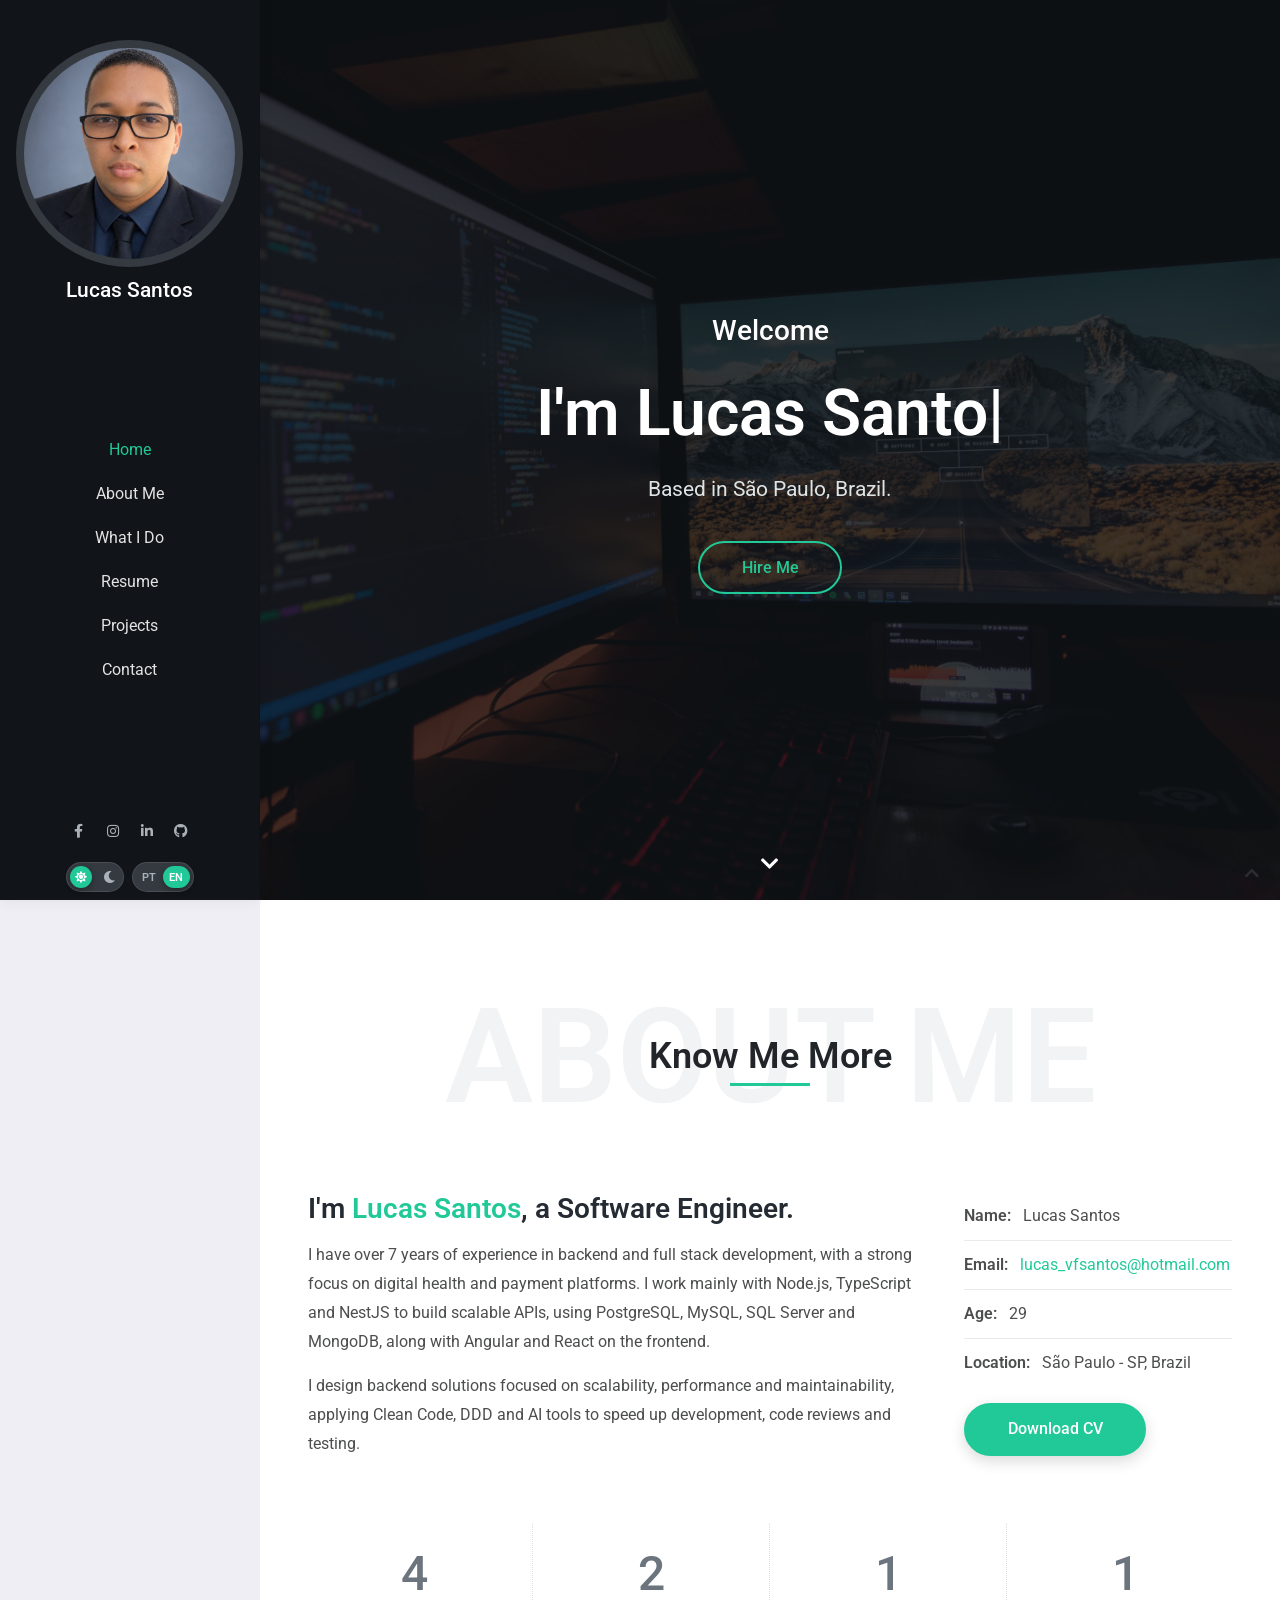
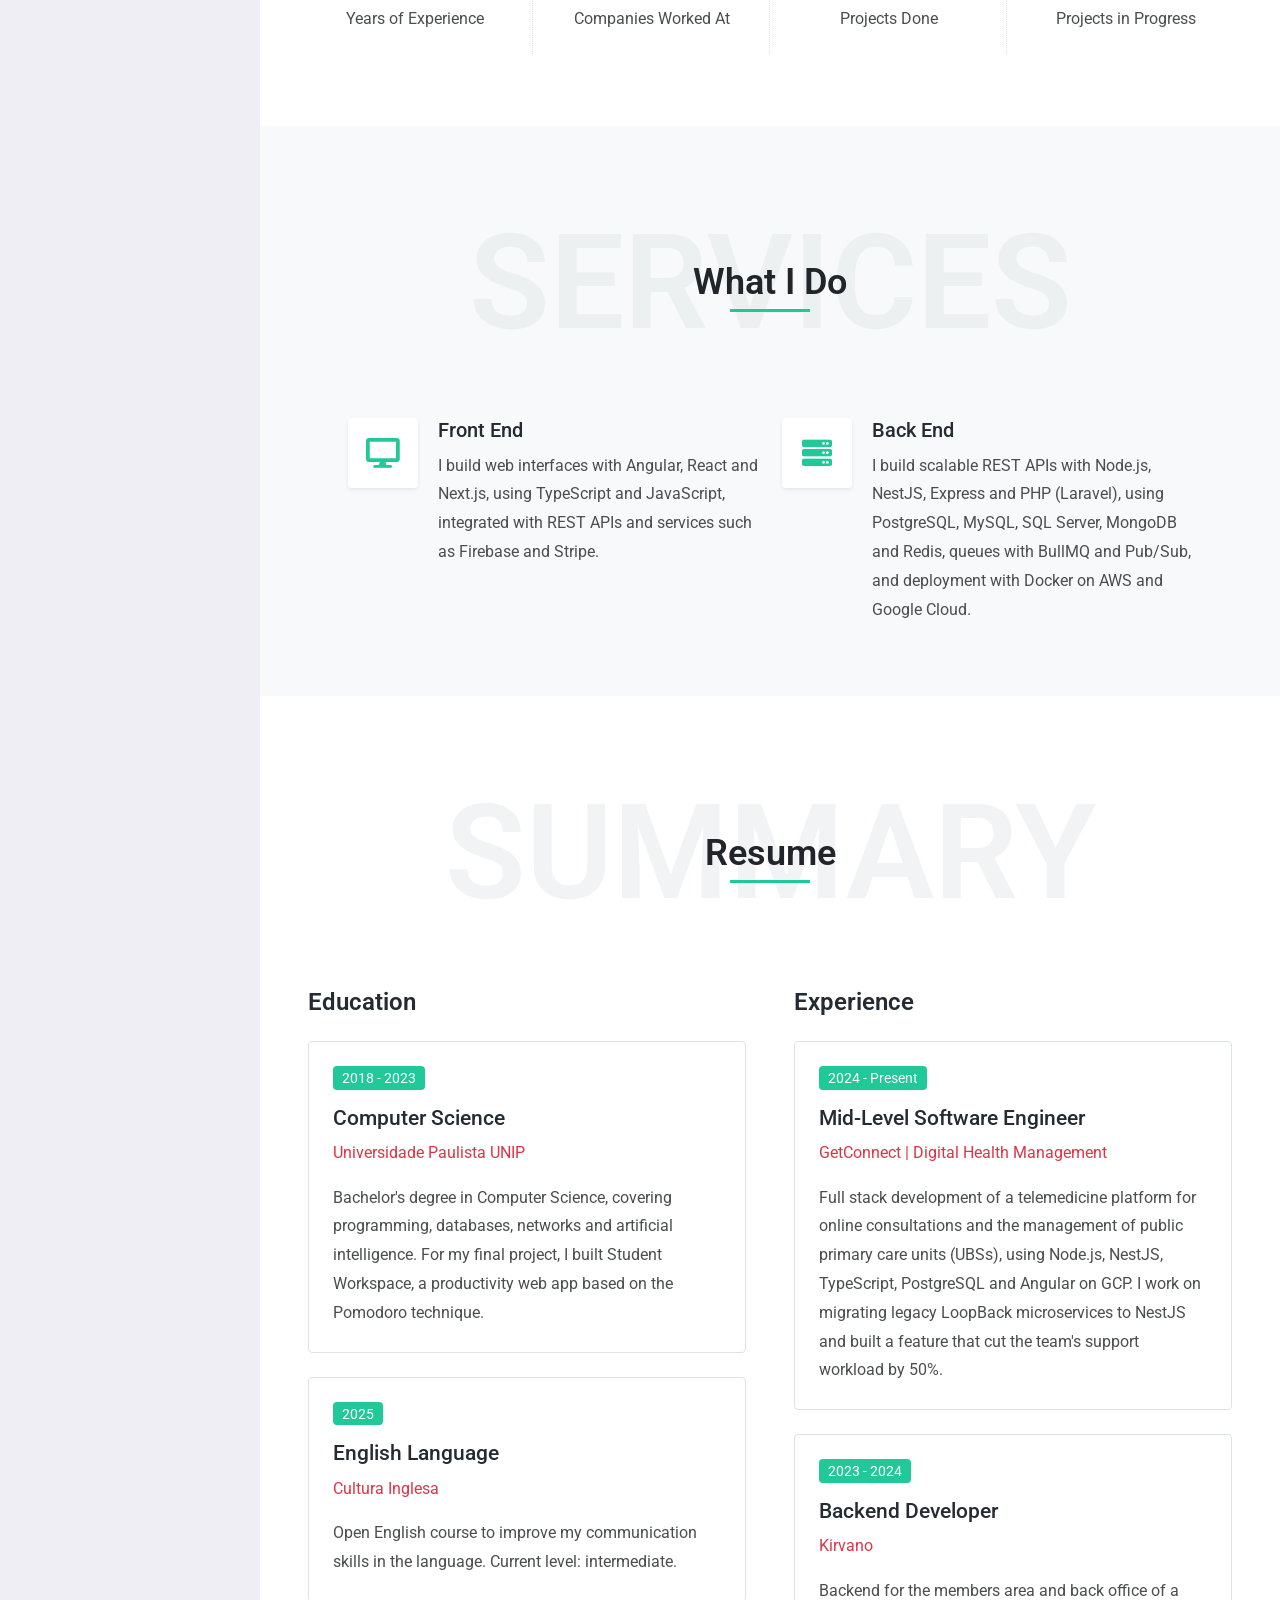
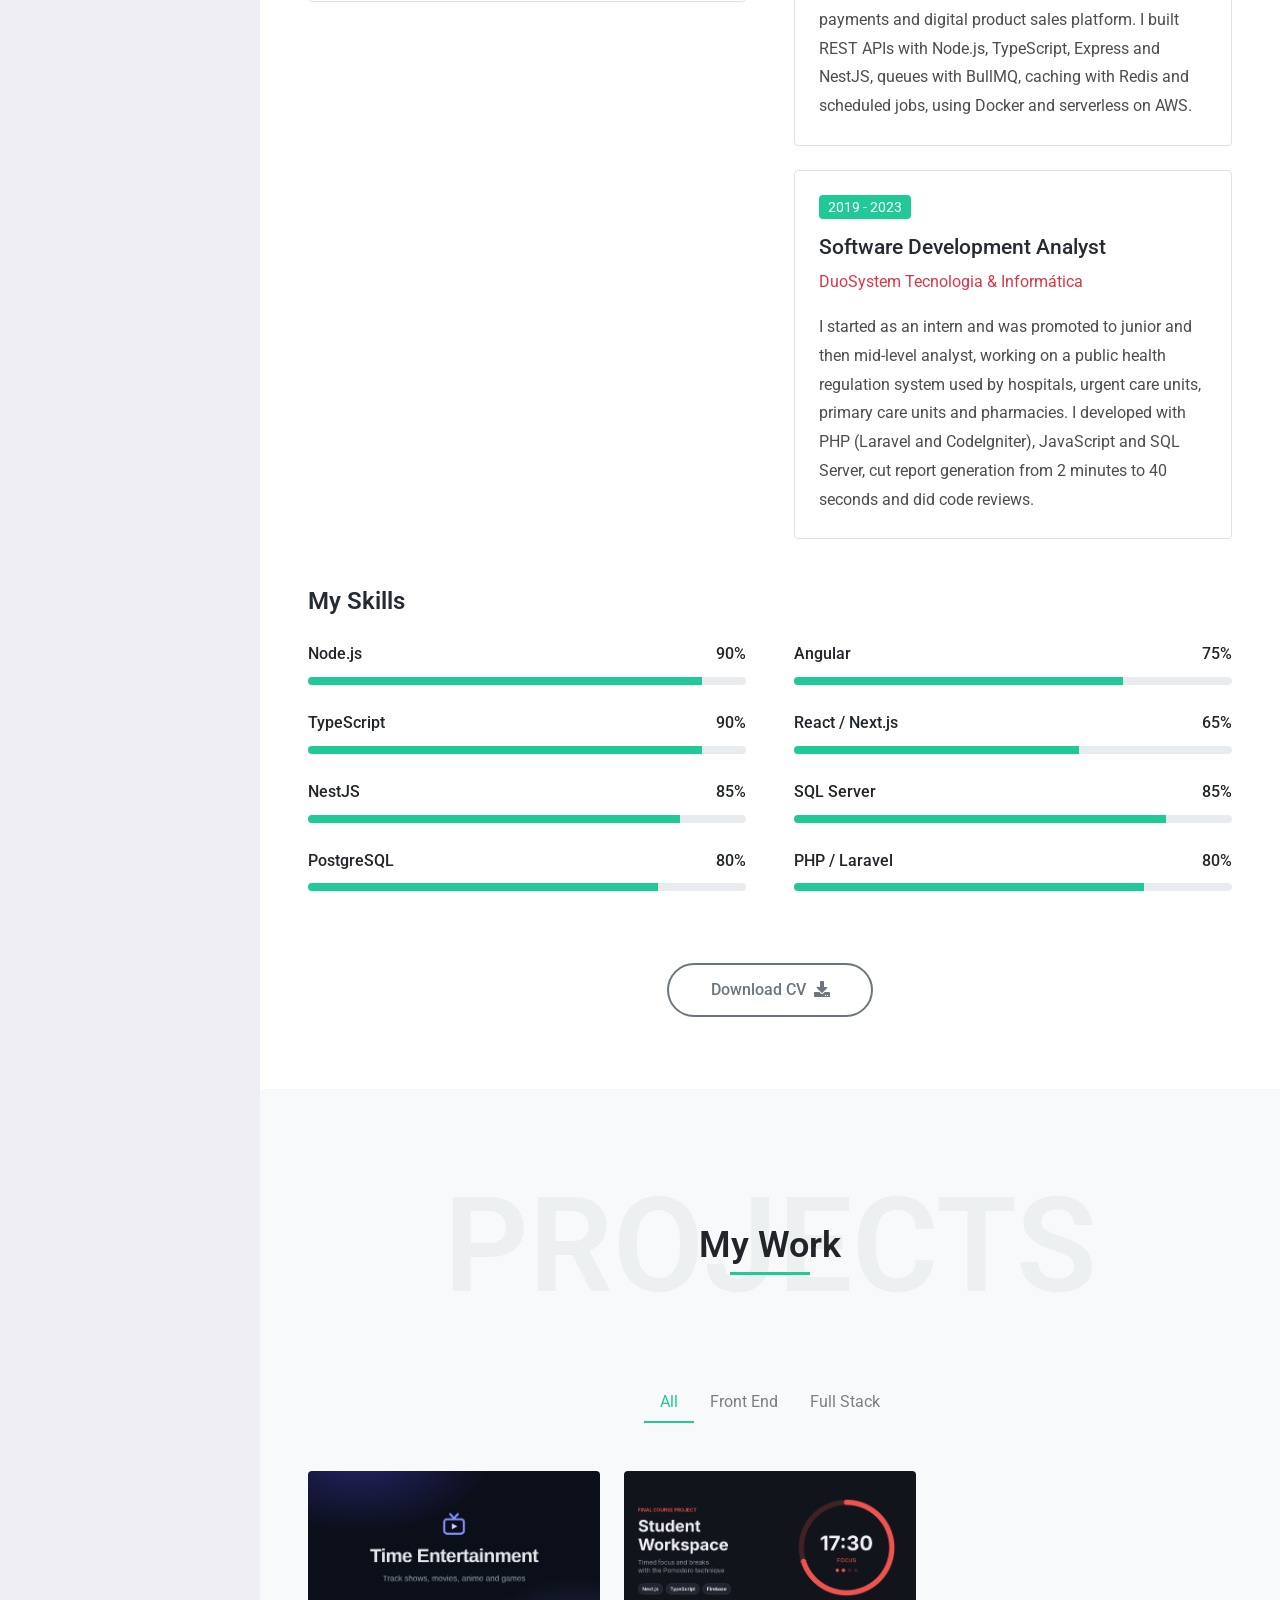
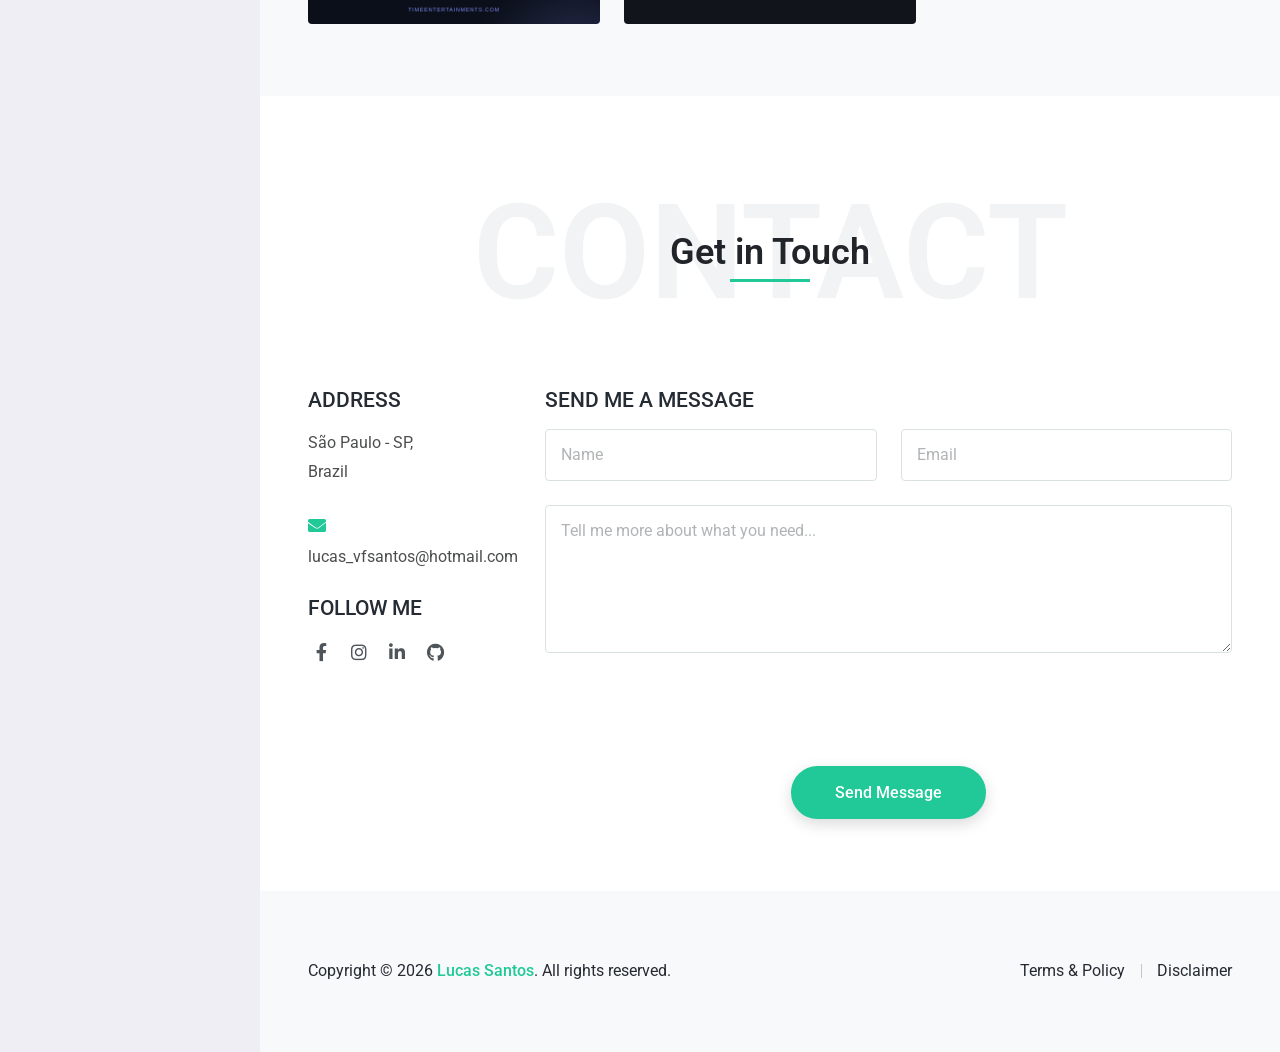
<file: index.html>
<!DOCTYPE html>
<html lang="pt-br">

<head>
    <meta charset="UTF-8">
    <meta http-equiv="X-UA-Compatible" content="IE=edge">
    <meta name="viewport" content="width=device-width, initial-scale=1.0">
    <meta name="description" content="Portfólio de Lucas Santos, Engenheiro de Software Backend e Full Stack em São Paulo."
        data-i18n-attr="content:meta.description">
    <meta name="author" content="Lucas Santos">
    <title data-i18n="meta.title">Lucas Santos | Engenheiro de Software</title>
    <!-- Aplica o tema (claro/escuro) e o idioma (português/inglês) antes da página ser desenhada -->
    <script>
        (function () {
            var root = document.documentElement;
            var theme = null;
            var lang = null;
            try {
                theme = localStorage.getItem('theme');
                lang = localStorage.getItem('lang');
            } catch (e) {}
            if (theme !== 'light' && theme !== 'dark') {
                theme = window.matchMedia && window.matchMedia('(prefers-color-scheme: dark)').matches ? 'dark' : 'light';
            }
            root.setAttribute('data-theme', theme);

            // Idioma: ?lang= no endereço > escolha salva > idioma do navegador (pt abre em português, qualquer outro em inglês)
            try {
                var param = new URLSearchParams(window.location.search).get('lang');
                if (param === 'pt' || param === 'en') {
                    lang = param;
                }
            } catch (e) {}
            if (lang !== 'pt' && lang !== 'en') {
                var browserLang = (navigator.languages && navigator.languages[0]) || navigator.language || '';
                lang = /^pt\b/i.test(browserLang) ? 'pt' : 'en';
            }
            root.setAttribute('data-lang', lang);
            root.setAttribute('lang', lang === 'en' ? 'en' : 'pt-br');
        })();
    </script>
    <link rel="shortcut icon" href="images/favicon.ico" type="image/x-icon">
    <link rel="preconnect" href="https://fonts.googleapis.com">
    <link rel="preconnect" href="https://fonts.gstatic.com" crossorigin>
    <link href="https://fonts.googleapis.com/css2?family=Roboto:wght@100;200;400;500;600&display=swap" rel="stylesheet">
    <!-- Bootstrap -->
    <link rel="stylesheet" type="text/css" href="vendor/bootstrap/css/bootstrap.min.css" />
    <!-- Font Awesome Icon -->
    <link rel="stylesheet" type="text/css" href="vendor/font-awesome/css/all.min.css" />
    <!-- Owl Carousel -->
    <link rel="stylesheet" type="text/css" href="vendor/owl.carousel/assets/owl.carousel.min.css" />
    <!-- Magnific Popup -->
    <link rel="stylesheet" type="text/css" href="vendor/magnific-popup/magnific-popup.min.css" />
    <!-- Custom Style -->
    <link rel="stylesheet" href="css/style.css">
</head>

<body class="side-header" data-bs-spy="scroll" data-bs-target="#header-nav" data-bs-offset="1">
    <!-- Inicio Preloader -->
    <div class="preloader">
        <div class="lds-ellipsis">
            <div></div>
            <div></div>
            <div></div>
            <div></div>
        </div>
    </div>
    <!-- Fim Preloader -->
    <!-- Inicio Main -->
    <div id="main-wrapper">
        <!-- Inicio Header -->
        <header id="header" class="sticky-top">
            <!-- Inicio Navbar -->
            <nav class="primary-menu navbar navbar-expand-lg bg-dark navbar-text-light border-bottom-0">
                <div class="container-fluid position-relative h-100 flex-lg-column ps-3 px-lg-3 pt-lg-3 pb-lg-2">
                    <!-- Inicio Logo -->
                    <a href="index.html" class="mb-lg-auto mt-lg-4">
                        <span class="bg-dark-2 rounded-pill p-2 mb-lg-1 d-none d-lg-inline-block">
                            <img src="images/profile.jpg" title="Eu sou o Lucas" alt="Foto do Lucas" data-i18n-attr="title:header.photoTitle, alt:header.photoAlt"
                                class="img-fluid rounded-pill d-block">
                        </span>
                        <h1 class="text-5 text-white text-center mb-0 d-lg-block">Lucas Santos</h1>
                    </a>
                    <!-- Fim Logo -->
                    <div id="header-nav" class="collapse navbar-collapse w-100 my-lg-auto">
                        <ul class="navbar-nav text-lg-center my-lg-auto py-lg-3">
                            <li class="nav-item">
                                <a class="nav-link smooth-scroll active" href="#home" data-i18n="nav.home">Introdução</a>
                            </li>
                            <li class="nav-item">
                                <a class="nav-link smooth-scroll" href="#about" data-i18n="nav.about">Sobre Eu</a>
                            </li>
                            <li class="nav-item">
                                <a class="nav-link smooth-scroll" href="#services" data-i18n="nav.services">O que eu faço</a>
                            </li>
                            <li class="nav-item">
                                <a class="nav-link smooth-scroll" href="#resume" data-i18n="nav.resume">Qualificações</a>
                            </li>
                            <li class="nav-item">
                                <a class="nav-link smooth-scroll" href="#projects" data-i18n="nav.projects">Projetos</a>
                            </li>
                            <!-- Oculto junto com a seção de depoimentos
                            <li class="nav-item">
                                <a class="nav-link smooth-scroll" href="#testimonial" data-i18n="nav.testimonial">Depoimentos</a>
                            </li>
                            -->
                            <li class="nav-item">
                                <a class="nav-link smooth-scroll" href="#contact" data-i18n="nav.contact">Contato</a>
                            </li>
                        </ul>
                    </div>
                    <ul class="social-icons social-icons-muted social-icons-sm mt-lg-auto ms-auto ms-lg-0 d-none d-sm-flex">
                        <li class="social-icons-facebook">
                            <a data-bs-toggle="tooltip" title="Facebook"
                                href="https://web.facebook.com/lucas.vinicius.79219754" target="_blank">
                                <i class="fab fa-facebook-f"></i>
                            </a>
                        </li>
                        <li class="social-icons-instagram">
                            <a data-bs-toggle="tooltip" title="Instagram"
                                href="https://www.instagram.com/luvinisantos/" target="_blank">
                                <i class="fab fa-instagram"></i>
                            </a>
                        </li>
                        <li class="social-icons-linkedin">
                            <a data-bs-toggle="tooltip" title="LinkedIn" data-bs-placement="top"
                                href="https://www.linkedin.com/in/lucas-vinicius-f-santos"
                                target="_blank">
                                <i class="fab fa-linkedin-in"></i>
                            </a>
                        </li>
                        <li class="social-icons-github">
                            <a data-bs-toggle="tooltip" title="GitHub" data-bs-placement="top"
                                href="https://github.com/Lucas-Vinicius27" target="_blank">
                                <i class="fab fa-github"></i>
                            </a>
                        </li>
                    </ul>
                    <!-- Inicio Botões de Tema e Idioma -->
                    <div class="header-switches d-flex align-items-center justify-content-center ms-auto ms-sm-3 ms-lg-0 mt-lg-3">
                        <button id="theme-switch" class="theme-switch" type="button" role="switch"
                            aria-checked="false" aria-label="Tema escuro" data-bs-toggle="tooltip" title="Tema claro / escuro"
                            data-i18n-attr="aria-label:header.themeLabel, title:header.themeTooltip">
                            <span class="theme-switch-track" aria-hidden="true">
                                <i class="fas fa-sun theme-switch-icon theme-switch-icon-sun"></i>
                                <i class="fas fa-moon theme-switch-icon theme-switch-icon-moon"></i>
                                <span class="theme-switch-thumb"></span>
                            </span>
                        </button>
                        <button id="lang-switch" class="lang-switch ms-2" type="button" data-bs-toggle="tooltip"
                            title="Português / English" aria-label="Mudar o idioma para inglês"
                            data-i18n-attr="aria-label:header.langLabel">
                            <span class="lang-switch-track" aria-hidden="true">
                                <span class="lang-switch-label lang-switch-label-pt">PT</span>
                                <span class="lang-switch-label lang-switch-label-en">EN</span>
                                <span class="lang-switch-thumb"></span>
                            </span>
                        </button>
                    </div>
                    <!-- Fim Botões de Tema e Idioma -->
                    <button class="navbar-toggler" type="button" data-bs-toggle="collapse" data-bs-target="#header-nav">
                        <span></span><span></span><span></span>
                    </button>
                </div>
            </nav>
            <!-- Fim Navbar -->
        </header>
        <!-- Fim Header -->
        <!-- Inicio Content -->
        <div id="content" role="main">
            <!-- Inicio Introdução -->
            <section id="home">
                <div class="hero-wrap">
                    <div class="hero-mask opacity-8 bg-dark"></div>
                    <div class="hero-bg parallax" style="background-image: url('images/intro-bg.jpg');"></div>
                    <div class="hero-content section d-flex fullscreen">
                        <div class="container my-auto">
                            <div class="row">
                                <div class="col-12 text-center">
                                    <div class="typed-strings">
                                        <p data-i18n="home.typed1">Eu sou Lucas Santos</p>
                                        <p data-i18n="home.typed2">Eu sou Engenheiro de Software.</p>
                                        <p data-i18n="home.typed3">Eu sou Dev Backend.</p>
                                        <p data-i18n="home.typed4">Eu sou Dev Full Stack.</p>
                                    </div>
                                    <p class="text-7 fw-500 text-white mb-2 mb-md-3" data-i18n="home.welcome">Bem-Vindo(a)</p>
                                    <h2 class="text-16 fw-600 text-white mb-2 mb-md-3"><span class="typed"></span></h2>
                                    <p class="text-5 text-light mb-4" data-i18n="home.location">Moro em São Paulo, Brasil.</p>
                                    <a href="#contact"
                                        class="btn btn-outline-primary rounded-pill shadow-none smooth-scroll mt-2" data-i18n="home.hire">Contrate-me</a>
                                </div>
                            </div>
                        </div>
                        <a href="#about" class="scroll-down-arrow text-white smooth-scroll">
                            <span class="animated">
                                <i class="fa fa-chevron-down"></i>
                            </span>
                        </a>
                    </div>
                </div>
            </section>
            <!-- Fim Introdução -->
            <!-- Inicio Sobre eu -->
            <section id="about" class="section">
                <div class="container px-lg-5">
                    <div class="position-relative d-flex text-center mb-5">
                        <h2 class="text-24 text-light opacity-4 text-uppercase fw-600 w-100 mb-0" data-i18n="about.watermark">
                            Sobre eu
                        </h2>
                        <p class="text-9 text-dark fw-600 position-absolute w-100 align-self-center lh-base mb-0">
                            <span data-i18n="about.subtitle">Conheça-me mais</span>
                            <span class="heading-separator-line border-bottom border-3 border-primary d-block mx-auto"></span>
                        </p>
                    </div>
                    <div class="row gy-5">
                        <div class="col-lg-7 col-xl-8 text-center text-lg-start">
                            <h2 class="text-7 fw-600 mb-3" data-i18n-html="about.heading">
                                Eu sou <span class="text-primary">Lucas Santos</span>, Engenheiro de Software.
                            </h2>
                            <p data-i18n-html="about.text1">
                                Tenho mais de <span class="years-experience">6</span> anos de experiência em desenvolvimento backend e full stack,
                                com forte atuação em saúde digital e plataformas de pagamentos. Trabalho
                                principalmente com Node.js, TypeScript e NestJS na construção de APIs escaláveis,
                                com PostgreSQL, MySQL, SQL Server e MongoDB, além de Angular e React no frontend.
                            </p>
                            <p data-i18n="about.text2">
                                Atuo no desenho de soluções backend com foco em escalabilidade, performance e
                                manutenibilidade, aplicando Clean Code, DDD e ferramentas de IA para acelerar
                                o desenvolvimento, a revisão de código e os testes.
                            </p>
                        </div>
                        <div class="col-lg-5 col-xl-4">
                            <div class="ps-lg-4">
                                <ul class="list-style-2">
                                    <li>
                                        <span class="fw-600 me-2" data-i18n="about.name">Nome:</span> Lucas Santos
                                    </li>
                                    <li>
                                        <span class="fw-600 me-2">Email:</span>
                                        <a href="mailto:lucas_vfsantos@hotmail.com">lucas_vfsantos@hotmail.com</a>
                                    </li>
                                    <li>
                                        <span class="fw-600 me-2" data-i18n="about.age">Idade:</span> <span id="years_old"></span>
                                    </li>
                                    <li class="border-0">
                                        <span class="fw-600 me-2" data-i18n="about.location">Local:</span> <span data-i18n="about.locationValue">São Paulo - SP, Brasil</span>
                                    </li>
                                </ul>
                                <a href="pdf/Curriculo_Lucas_Santos_PT.pdf" class="btn btn-primary rounded-pill" download="cv_lucas_santos" data-i18n-attr="href:cv.file, download:cv.downloadName">Download CV</a>
                            </div>
                        </div>
                    </div>
                    <div class="brands-grid separator-border mt-5">
                        <div class="row">
                            <div class="col-6 col-md-3">
                                <div class="featured-box text-center">
                                    <h4 class="text-12 text-muted mb-0">
                                        <span class="counter years-experience" data-from="0" data-to="6">6</span>
                                    </h4>
                                    <p class="mb-0" data-i18n="about.counterYears">Anos de Experiência</p>
                                </div>
                            </div>
                            <div class="col-6 col-md-3">
                                <div class="featured-box text-center">
                                    <h4 class="text-12 text-muted mb-0">
                                        <span class="counter" data-from="0" data-to="3">3</span>
                                    </h4>
                                    <p class="mb-0" data-i18n="about.counterCompanies">Empresas em que trabalhei</p>
                                </div>
                            </div>
                            <div class="col-6 col-md-3">
                                <div class="featured-box text-center">
                                    <h4 class="text-12 text-muted mb-0">
                                        <span class="counter" data-from="0" data-to="1">1</span>
                                    </h4>
                                    <p class="mb-0" data-i18n="about.counterDone">Projetos prontos</p>
                                </div>
                            </div>
                            <div class="col-6 col-md-3">
                                <div class="featured-box text-center">
                                    <h4 class="text-12 text-muted mb-0">
                                        <span class="counter" data-from="0" data-to="1">1</span>
                                    </h4>
                                    <p class="mb-0" data-i18n="about.counterOngoing">Projetos em Construção</p>
                                </div>
                            </div>
                        </div>
                    </div>
                </div>
            </section>
            <!-- Fim Sobre eu -->
            <!-- Inicio Services -->
            <section id="services" class="section bg-light">
                <div class="container px-lg-5">
                    <div class="position-relative d-flex text-center mb-5">
                        <h2 class="text-24 text-light opacity-4 text-uppercase fw-600 w-100 mb-0" data-i18n="services.watermark">
                            Serviços
                        </h2>
                        <p class="text-9 text-dark fw-600 position-absolute w-100 align-self-center lh-base mb-0">
                            <span data-i18n="services.subtitle">O que eu faço?</span>
                            <span class="heading-separator-line border-bottom border-3 border-primary d-block mx-auto"></span>
                        </p>
                    </div>
                    <div class="row">
                        <div class="col-lg-11 mx-auto">
                            <div class="row">
                                <div class="col-md-6">
                                    <div class="featured-box style-3 mb-5 mb-md-0">
                                        <div class="featured-box-icon text-primary bg-white shadow-sm rounded">
                                            <i class="fas fa-desktop"></i>
                                        </div>
                                        <h3>Front End</h3>
                                        <p class="mb-0" data-i18n="services.frontText">
                                            Desenvolvo interfaces web com Angular, React e Next.js, usando TypeScript
                                            e JavaScript, integradas a APIs REST e a serviços como Firebase e Stripe.
                                        </p>
                                    </div>
                                </div>
                                <div class="col-md-6">
                                    <div class="featured-box style-3 mb-0">
                                        <div class="featured-box-icon text-primary bg-white shadow-sm rounded">
                                            <i class="fas fa-server"></i>
                                        </div>
                                        <h3>Back End</h3>
                                        <p class="mb-0" data-i18n="services.backText">
                                            Construo APIs REST escaláveis com Node.js, NestJS, Express e PHP (Laravel),
                                            usando PostgreSQL, MySQL, SQL Server, MongoDB e Redis, filas com BullMQ e
                                            Pub/Sub, e deploy com Docker na AWS e no Google Cloud.
                                        </p>
                                    </div>
                                </div>
                            </div>
                        </div>
                    </div>
                </div>
            </section>
            <!-- Fim Services -->
            <!-- Inicio Resume -->
            <section id="resume" class="section">
                <div class="container px-lg-5">
                    <div class="position-relative d-flex text-center mb-5">
                        <h2 class="text-24 text-light opacity-4 text-uppercase fw-600 w-100 mb-0" data-i18n="resume.watermark">
                            Resumo
                        </h2>
                        <p class="text-9 text-dark fw-600 position-absolute w-100 align-self-center lh-base mb-0">
                            <span data-i18n="resume.subtitle">Qualificações</span>
                            <span class="heading-separator-line border-bottom border-3 border-primary d-block mx-auto"></span>
                        </p>
                    </div>
                    <div class="row gx-5">
                        <div class="col-md-6">
                            <h2 class="text-6 fw-600 mb-4" data-i18n="resume.education">Educação</h2>
                            <div class="bg-white border rounded p-4 mb-4">
                                <p class="badge bg-primary text-2 fw-400">2018 - 2023</p>
                                <h3 class="text-5" data-i18n="resume.edu1.title">Ciência da Computação</h3>
                                <p class="text-danger">Universidade Paulista UNIP</p>
                                <p class="mb-0" data-i18n="resume.edu1.text">
                                    Bacharelado em Ciência da Computação, com base em programação, banco de dados,
                                    redes e inteligência artificial. No TCC, desenvolvi o Student Workspace, uma
                                    aplicação web de produtividade baseada na técnica Pomodoro.
                                </p>
                            </div>
                            <div class="bg-white border rounded p-4 mb-4">
                                <p class="badge bg-primary text-2 fw-400">2025</p>
                                <h3 class="text-5" data-i18n="resume.edu2.title">Língua Inglesa</h3>
                                <p class="text-danger">Cultura Inglesa</p>
                                <p class="mb-0" data-i18n="resume.edu2.text">
                                    Curso livre de inglês para aprimorar a comunicação no idioma.
                                    Nível atual: intermediário.
                                </p>
                            </div>
                        </div>
                        <div class="col-md-6">
                            <h2 class="text-6 fw-600 mb-4" data-i18n="resume.experience">Experiência</h2>
                            <div class="bg-white border rounded p-4 mb-4">
                                <p class="badge bg-primary text-2 fw-400" data-i18n="resume.exp1.period">2024 - 2026</p>
                                <h3 class="text-5" data-i18n="resume.exp1.title">Engenheiro de Software Pleno</h3>
                                <p class="text-danger" data-i18n="resume.exp1.company">GetConnect | Gestão em Saúde Digital</p>
                                <p class="mb-0" data-i18n="resume.exp1.text">
                                    Desenvolvimento full stack de uma plataforma de telemedicina para consultas online
                                    e gestão de UBSs, com Node.js, NestJS, TypeScript, PostgreSQL e Angular na GCP.
                                    Atuo na migração de microsserviços legados em LoopBack para NestJS e desenvolvi
                                    uma funcionalidade que reduziu em 50% a demanda de suporte ao time.
                                </p>
                            </div>
                            <div class="bg-white border rounded p-4 mb-4">
                                <p class="badge bg-primary text-2 fw-400">2023 - 2024</p>
                                <h3 class="text-5" data-i18n="resume.exp2.title">Desenvolvedor Backend</h3>
                                <p class="text-danger">Kirvano</p>
                                <p class="mb-0" data-i18n="resume.exp2.text">
                                    Backend da área de membros e do backoffice de uma plataforma de pagamentos e
                                    vendas de produtos digitais. Desenvolvi APIs REST com Node.js, TypeScript,
                                    Express e NestJS, filas com BullMQ, cache com Redis e rotinas agendadas,
                                    com Docker e serverless na AWS.
                                </p>
                            </div>
                            <div class="bg-white border rounded p-4 mb-4">
                                <p class="badge bg-primary text-2 fw-400">2019 - 2023</p>
                                <h3 class="text-5" data-i18n="resume.exp3.title">Analista de Desenvolvimento</h3>
                                <p class="text-danger">DuoSystem Tecnologia &amp; Informática</p>
                                <p class="mb-0" data-i18n="resume.exp3.text">
                                    Comecei como estagiário e fui promovido a analista júnior e depois a pleno, em um
                                    sistema de regulação em saúde pública usado por hospitais, AMAs, UBSs e farmácias.
                                    Desenvolvi em PHP (Laravel e CodeIgniter), JavaScript e SQL Server, reduzi a
                                    geração de relatórios de 2 minutos para 40 segundos e fiz code reviews.
                                </p>
                            </div>
                        </div>
                    </div>
                    <h2 class="text-6 fw-600 mt-4 mb-4" data-i18n="resume.skills">Minhas Habilidades</h2>
                    <div class="row gx-5">
                        <div class="col-md-6">
                            <p class="text-dark fw-500 text-start mb-2">
                                Node.js <span class="float-end">90%</span>
                            </p>
                            <div class="progress progress-sm mb-4">
                                <div class="progress-bar" role="progressbar" style="width: 90%" aria-valuenow="90" aria-valuemin="0" aria-valuemax="100"></div>
                            </div>
                            <p class="text-dark fw-500 text-start mb-2">
                                TypeScript <span class="float-end">90%</span>
                            </p>
                            <div class="progress progress-sm mb-4">
                                <div class="progress-bar" role="progressbar" style="width: 90%" aria-valuenow="90" aria-valuemin="0" aria-valuemax="100"></div>
                            </div>
                            <p class="text-dark fw-500 text-start mb-2">
                                NestJS <span class="float-end">85%</span>
                            </p>
                            <div class="progress progress-sm mb-4">
                                <div class="progress-bar" role="progressbar" style="width: 85%" aria-valuenow="85" aria-valuemin="0" aria-valuemax="100"></div>
                            </div>
                            <p class="text-dark fw-500 text-start mb-2">
                                PostgreSQL <span class="float-end">80%</span>
                            </p>
                            <div class="progress progress-sm mb-4">
                                <div class="progress-bar" role="progressbar" style="width: 80%" aria-valuenow="80" aria-valuemin="0" aria-valuemax="100"></div>
                            </div>
                        </div>
                        <div class="col-md-6">
                            <p class="text-dark fw-500 text-start mb-2">
                                Angular <span class="float-end">75%</span>
                            </p>
                            <div class="progress progress-sm mb-4">
                                <div class="progress-bar" role="progressbar" style="width: 75%" aria-valuenow="75" aria-valuemin="0" aria-valuemax="100"></div>
                            </div>
                            <p class="text-dark fw-500 text-start mb-2">
                                React / Next.js <span class="float-end">65%</span>
                            </p>
                            <div class="progress progress-sm mb-4">
                                <div class="progress-bar" role="progressbar" style="width: 65%" aria-valuenow="65" aria-valuemin="0" aria-valuemax="100"></div>
                            </div>
                            <p class="text-dark fw-500 text-start mb-2">
                                SQL Server <span class="float-end">85%</span>
                            </p>
                            <div class="progress progress-sm mb-4">
                                <div class="progress-bar" role="progressbar" style="width: 85%" aria-valuenow="85" aria-valuemin="0" aria-valuemax="100"></div>
                            </div>
                            <p class="text-dark fw-500 text-start mb-2">
                                PHP / Laravel <span class="float-end">80%</span>
                            </p>
                            <div class="progress progress-sm mb-4">
                                <div class="progress-bar" role="progressbar" style="width: 80%" aria-valuenow="80" aria-valuemin="0" aria-valuemax="100"></div>
                            </div>
                        </div>
                    </div>
                    <div class="text-center mt-5">
                        <a href="pdf/Curriculo_Lucas_Santos_PT.pdf" class="btn btn-outline-secondary rounded-pill shadow-none" download="cv_lucas_santos" data-i18n-attr="href:cv.file, download:cv.downloadName">
                            Download CV <span class="ms-1"><i class="fas fa-download"></i></span>
                        </a>
                    </div>
                </div>
            </section>
            <!-- Fim Resume -->
            <!-- Inicio Projetos -->
            <section id="projects" class="section bg-light">
                <div class="container px-lg-5">
                    <div class="position-relative d-flex text-center mb-5">
                        <h2 class="text-24 text-light opacity-4 text-uppercase fw-600 w-100 mb-0" data-i18n="projects.watermark">Projetos</h2>
                        <p class="text-9 text-dark fw-600 position-absolute w-100 align-self-center lh-base mb-0">
                            <span data-i18n="projects.subtitle">Meu Trabalho</span>
                            <span class="heading-separator-line border-bottom border-3 border-primary d-block mx-auto"></span>
                        </p>
                    </div>
                    <ul class="portfolio-menu nav nav-tabs justify-content-center border-bottom-0 mb-5">
                        <li class="nav-item">
                            <a href="" data-filter="*" class="nav-link active" data-i18n="projects.filterAll">Todos</a>
                        </li>
                        <!-- Sem projetos Back End por enquanto
                        <li class="nav-item">
                            <a href="" data-filter=".back" class="nav-link">Back End</a>
                        </li>
                        -->
                        <li class="nav-item">
                            <a href="" data-filter=".front" class="nav-link">Front End</a>
                        </li>
                        <li class="nav-item">
                            <a href="" data-filter=".mixed" class="nav-link" data-i18n="projects.categoryMixed">Misto</a>
                        </li>
                    </ul>
                    <div class="portfolio popup-ajax-gallery">
                        <div class="row portfolio-filter g-4">
                            <div class="col-sm-6 col-lg-4 mixed">
                                <div class="portfolio-box rounded">
                                    <div class="portfolio-img rounded">
                                        <img class="img-fluid d-block" src="images/tm-pt-escuro.png" alt="Imagem do Time Entertainment"
                                            data-i18n-attr="src:projects.tm.image, alt:projects.tm.alt">
                                        <div class="portfolio-overlay">
                                            <a class="popup-ajax stretched-link" href="ajax/projeto-1.html" aria-label="Ver detalhes do Time Entertainment"
                                                data-i18n-attr="aria-label:projects.tm.details"></a>
                                            <div class="portfolio-overlay-details">
                                                <h5 class="text-white fw-400">Time Entertainment</h5>
                                                <span class="text-light" data-i18n="projects.categoryMixed">Misto</span>
                                            </div>
                                        </div>
                                    </div>
                                </div>
                            </div>
                            <div class="col-sm-6 col-lg-4 front">
                                <div class="portfolio-box rounded">
                                    <div class="portfolio-img rounded">
                                        <img class="img-fluid d-block" src="images/student-workspace-capa.png" alt="Imagem do Student Workspace"
                                            data-i18n-attr="src:projects.sw.image, alt:projects.sw.alt">
                                        <div class="portfolio-overlay">
                                            <a class="popup-ajax stretched-link" href="ajax/projeto-2.html" aria-label="Ver detalhes do Student Workspace"
                                                data-i18n-attr="aria-label:projects.sw.details"></a>
                                            <div class="portfolio-overlay-details">
                                                <h5 class="text-white fw-400">Student Workspace</h5>
                                                <span class="text-light">Front End</span>
                                            </div>
                                        </div>
                                    </div>
                                </div>
                            </div>
                            <!-- Projetos de exemplo, ocultos até serem preenchidos (ajax/projeto-3.html a projeto-6.html)
                            <div class="col-sm-6 col-lg-4 mixed">
                                <div class="portfolio-box rounded">
                                    <div class="portfolio-img rounded">
                                        <img class="img-fluid d-block" src="images/projects/placeholder.svg" alt="Imagem do Projeto 3">
                                        <div class="portfolio-overlay">
                                            <a class="popup-ajax stretched-link" href="ajax/projeto-3.html" aria-label="Ver detalhes do Projeto 3"></a>
                                            <div class="portfolio-overlay-details">
                                                <h5 class="text-white fw-400">Nome do Projeto 3</h5>
                                                <span class="text-light">Misto</span>
                                            </div>
                                        </div>
                                    </div>
                                </div>
                            </div>
                            <div class="col-sm-6 col-lg-4 back">
                                <div class="portfolio-box rounded">
                                    <div class="portfolio-img rounded">
                                        <img class="img-fluid d-block" src="images/projects/placeholder.svg" alt="Imagem do Projeto 4">
                                        <div class="portfolio-overlay">
                                            <a class="popup-ajax stretched-link" href="ajax/projeto-4.html" aria-label="Ver detalhes do Projeto 4"></a>
                                            <div class="portfolio-overlay-details">
                                                <h5 class="text-white fw-400">Nome do Projeto 4</h5>
                                                <span class="text-light">Back End</span>
                                            </div>
                                        </div>
                                    </div>
                                </div>
                            </div>
                            <div class="col-sm-6 col-lg-4 front">
                                <div class="portfolio-box rounded">
                                    <div class="portfolio-img rounded">
                                        <img class="img-fluid d-block" src="images/projects/placeholder.svg" alt="Imagem do Projeto 5">
                                        <div class="portfolio-overlay">
                                            <a class="popup-ajax stretched-link" href="ajax/projeto-5.html" aria-label="Ver detalhes do Projeto 5"></a>
                                            <div class="portfolio-overlay-details">
                                                <h5 class="text-white fw-400">Nome do Projeto 5</h5>
                                                <span class="text-light">Front End</span>
                                            </div>
                                        </div>
                                    </div>
                                </div>
                            </div>
                            <div class="col-sm-6 col-lg-4 mixed">
                                <div class="portfolio-box rounded">
                                    <div class="portfolio-img rounded">
                                        <img class="img-fluid d-block" src="images/projects/placeholder.svg" alt="Imagem do Projeto 6">
                                        <div class="portfolio-overlay">
                                            <a class="popup-ajax stretched-link" href="ajax/projeto-6.html" aria-label="Ver detalhes do Projeto 6"></a>
                                            <div class="portfolio-overlay-details">
                                                <h5 class="text-white fw-400">Nome do Projeto 6</h5>
                                                <span class="text-light">Misto</span>
                                            </div>
                                        </div>
                                    </div>
                                </div>
                            </div>
                            -->
                        </div>
                    </div>
                </div>
            </section>
            <!-- Fim Projetos -->
            <!-- Inicio Depoimentos -->
            <!-- Seção oculta até ter depoimentos reais. Para exibir, tire do comentário
                 a seção e o link "Depoimentos" no menu, e mantenha os fundos alternados:
                 devolva o bg-light ao #contact e tire o bg-light do #footer.
            <section id="testimonial" class="section">
                <div class="container px-lg-5">
                    <div class="position-relative d-flex text-center mb-5">
                        <h2 class="text-24 text-light opacity-4 text-uppercase fw-600 w-100 mb-0">Depoimentos</h2>
                        <p class="text-9 text-dark fw-600 position-absolute w-100 align-self-center lh-base mb-0">
                            O que dizem
                            <span class="heading-separator-line border-bottom border-3 border-primary d-block mx-auto"></span>
                        </p>
                    </div>
                    <div class="owl-carousel owl-theme" data-loop="true" data-nav="false" data-autoplay="false"
                        data-margin="25" data-stagepadding="0" data-slideby="1" data-items-xs="1" data-items-sm="1"
                        data-items-md="1" data-items-lg="2">
                        <div class="item">
                            <div class="bg-light rounded p-5">
                                <div class="d-flex align-items-center mt-auto mb-4">
                                    <img class="img-fluid rounded-circle border d-inline-block w-auto" src="images/testimonial/avatar.svg" alt="">
                                    <p class="ms-3 mb-0">
                                        <strong class="d-block text-dark fw-600">Nome da Pessoa</strong>
                                        <span class="text-muted fw-500">Gestor(a) na Empresa</span>
                                    </p>
                                </div>
                                <p class="text-dark fw-500 mb-4">
                                    “Escreva aqui o depoimento de um gestor sobre o seu trabalho, destacando
                                    as suas qualidades técnicas e profissionais.”
                                </p>
                                <span class="text-2">
                                    <i class="fas fa-star text-warning"></i>
                                    <i class="fas fa-star text-warning"></i>
                                    <i class="fas fa-star text-warning"></i>
                                    <i class="fas fa-star text-warning"></i>
                                    <i class="fas fa-star text-warning"></i>
                                </span>
                            </div>
                        </div>
                        <div class="item">
                            <div class="bg-light rounded p-5">
                                <div class="d-flex align-items-center mt-auto mb-4">
                                    <img class="img-fluid rounded-circle border d-inline-block w-auto" src="images/testimonial/avatar.svg" alt="">
                                    <p class="ms-3 mb-0">
                                        <strong class="d-block text-dark fw-600">Nome da Pessoa</strong>
                                        <span class="text-muted fw-500">Colega de equipe</span>
                                    </p>
                                </div>
                                <p class="text-dark fw-500 mb-4">
                                    “Escreva aqui o depoimento de um colega de trabalho sobre como é
                                    trabalhar com você no dia a dia.”
                                </p>
                                <span class="text-2">
                                    <i class="fas fa-star text-warning"></i>
                                    <i class="fas fa-star text-warning"></i>
                                    <i class="fas fa-star text-warning"></i>
                                    <i class="fas fa-star text-warning"></i>
                                    <i class="fas fa-star text-warning"></i>
                                </span>
                            </div>
                        </div>
                        <div class="item">
                            <div class="bg-light rounded p-5">
                                <div class="d-flex align-items-center mt-auto mb-4">
                                    <img class="img-fluid rounded-circle border d-inline-block w-auto" src="images/testimonial/avatar.svg" alt="">
                                    <p class="ms-3 mb-0">
                                        <strong class="d-block text-dark fw-600">Nome da Pessoa</strong>
                                        <span class="text-muted fw-500">Cliente</span>
                                    </p>
                                </div>
                                <p class="text-dark fw-500 mb-4">
                                    “Escreva aqui o depoimento de um cliente sobre um projeto que você
                                    entregou para ele.”
                                </p>
                                <span class="text-2">
                                    <i class="fas fa-star text-warning"></i>
                                    <i class="fas fa-star text-warning"></i>
                                    <i class="fas fa-star text-warning"></i>
                                    <i class="fas fa-star text-warning"></i>
                                    <i class="fas fa-star text-warning"></i>
                                </span>
                            </div>
                        </div>
                    </div>
                </div>
            </section>
            -->
            <!-- Fim Depoimentos -->
            <!-- Inicio Contato -->
            <section id="contact" class="section">
                <div class="container px-lg-5">
                    <div class="position-relative d-flex text-center mb-5">
                        <h2 class="text-24 text-light opacity-4 text-uppercase fw-600 w-100 mb-0" data-i18n="contact.watermark">Contato</h2>
                        <p class="text-9 text-dark fw-600 position-absolute w-100 align-self-center lh-base mb-0">
                            <span data-i18n="contact.subtitle">Entre em contato</span>
                            <span class="heading-separator-line border-bottom border-3 border-primary d-block mx-auto"></span>
                        </p>
                    </div>
                    <div class="row gy-5">
                        <div class="col-md-4 col-xl-3 order-1 order-md-0 text-center text-md-start">
                            <h2 class="mb-3 text-5 text-uppercase" data-i18n="contact.address">Endereço</h2>
                            <p class="text-3 mb-4" data-i18n-html="contact.addressValue">
                                São Paulo - SP,<br>
                                Brasil
                            </p>
                            <!-- Descomente e preencha para exibir seu telefone/WhatsApp -->
                            <!--
                            <p class="text-3 mb-1">
                                <span class="text-primary text-4 me-2"><i class="fas fa-phone"></i></span>(11) 00000-0000
                            </p>
                            -->
                            <p class="text-3 text-break mb-4">
                                <span class="text-primary text-4 me-2"><i class="fas fa-envelope"></i></span>lucas_vfsantos@hotmail.com
                            </p>
                            <h2 class="mb-3 text-5 text-uppercase" data-i18n="contact.follow">Me siga</h2>
                            <ul class="social-icons justify-content-center justify-content-md-start">
                                <li class="social-icons-facebook">
                                    <a data-bs-toggle="tooltip" title="Facebook"
                                        href="https://web.facebook.com/lucas.vinicius.79219754" target="_blank">
                                        <i class="fab fa-facebook-f"></i>
                                    </a>
                                </li>
                                <li class="social-icons-instagram">
                                    <a data-bs-toggle="tooltip" title="Instagram"
                                        href="https://www.instagram.com/luvinisantos/" target="_blank">
                                        <i class="fab fa-instagram"></i>
                                    </a>
                                </li>
                                <li class="social-icons-linkedin">
                                    <a data-bs-toggle="tooltip" title="LinkedIn"
                                        href="https://www.linkedin.com/in/lucas-vinicius-f-santos"
                                        target="_blank">
                                        <i class="fab fa-linkedin-in"></i>
                                    </a>
                                </li>
                                <li class="social-icons-github">
                                    <a data-bs-toggle="tooltip" title="GitHub"
                                        href="https://github.com/Lucas-Vinicius27" target="_blank">
                                        <i class="fab fa-github"></i>
                                    </a>
                                </li>
                            </ul>
                        </div>
                        <div class="col-md-8 col-xl-9 order-0 order-md-1">
                            <h2 class="mb-3 text-5 text-uppercase text-center text-md-start" data-i18n="contact.formTitle">Envie uma mensagem</h2>
                            <!-- Enviado para a função da Vercel em api/contact.js -->
                            <form id="contact-form" action="/api/contact" method="post"
                                data-fallback-email="lucas_vfsantos@hotmail.com">
                                <div class="row g-4">
                                    <div class="col-xl-6">
                                        <input name="name" type="text" class="form-control" required minlength="2" maxlength="100"
                                            autocomplete="name" placeholder="Nome" aria-label="Nome"
                                            data-i18n-attr="placeholder:contact.name, aria-label:contact.name">
                                    </div>
                                    <div class="col-xl-6">
                                        <input name="email" type="email" class="form-control" required maxlength="254"
                                            autocomplete="email" placeholder="E-mail" aria-label="E-mail"
                                            data-i18n-attr="placeholder:contact.email, aria-label:contact.email">
                                    </div>
                                    <div class="col-12">
                                        <textarea name="message" class="form-control" rows="5" required minlength="10" maxlength="3000"
                                            placeholder="Conte-me mais sobre o que você precisa..." aria-label="Mensagem"
                                            data-i18n-attr="placeholder:contact.messagePlaceholder, aria-label:contact.message"></textarea>
                                    </div>
                                </div>
                                <!-- Campo armadilha: fica escondido e só robôs preenchem -->
                                <div class="contact-hp" aria-hidden="true">
                                    <label for="contact-website" data-i18n="contact.honeypot">Deixe este campo em branco</label>
                                    <input id="contact-website" name="website" type="text" tabindex="-1" autocomplete="off">
                                </div>
                                <!-- Verificação anti-robô (Cloudflare Turnstile).
                                     Troque a chave de teste em data-sitekey (1x00000000000000000000AA) pela site key do seu widget. -->
                                <div id="contact-captcha" class="contact-captcha d-flex justify-content-center mt-4"
                                    data-sitekey="0x4AAAAAAFqThDwJ0QKRjj55"></div>
                                <!-- O texto do botão é trocado pelo main.js (idioma, "Enviando..." e "Aguarde") -->
                                <p class="text-center mt-4 mb-0">
                                    <button id="submit-btn" class="btn btn-primary rounded-pill d-inline-flex" type="submit">Enviar Mensagem</button>
                                </p>
                                <div id="contact-status" class="contact-status mt-4" aria-live="polite"></div>
                            </form>
                        </div>
                    </div>
                </div>
            </section>
            <!-- Fim Contato -->
        </div>
        <!-- Fim Content -->
        <!-- Inicio Footer -->
        <footer id="footer" class="section bg-light">
            <div class="container px-lg-5">
                <div class="row">
                    <div class="col-lg-6 text-center text-lg-start">
                        <p class="mb-3 mb-lg-0">
                            Copyright &copy; <span id="current-year">2026</span>
                            <a href="#home" class="fw-500 smooth-scroll">Lucas Santos</a>. <span data-i18n="footer.rights">Todos os direitos reservados.</span>
                        </p>
                    </div>
                    <div class="col-lg-6">
                        <ul class="nav nav-separator justify-content-center justify-content-lg-end">
                            <li class="nav-item">
                                <a class="nav-link" data-bs-toggle="modal" data-bs-target="#terms-policy" href="#" data-i18n="terms.title">Termos e Política</a>
                            </li>
                            <li class="nav-item">
                                <a class="nav-link" data-bs-toggle="modal" data-bs-target="#disclaimer" href="#" data-i18n="footer.disclaimer">Aviso Legal</a>
                            </li>
                        </ul>
                    </div>
                </div>
            </div>
        </footer>
        <!-- Fim Footer -->
    </div>
    <!-- Fim Main -->
    <!-- Inicio Voltar ao Topo -->
    <a id="back-to-top" class="rounded-circle" data-bs-toggle="tooltip" title="Voltar ao topo" href="#" aria-label="Voltar ao topo"
        data-i18n-attr="title:common.backToTop, aria-label:common.backToTop">
        <i class="fa fa-chevron-up"></i>
    </a>
    <!-- Fim Voltar ao Topo -->
    <!-- Inicio Modal Termos e Política -->
    <div id="terms-policy" class="modal fade" tabindex="-1" aria-labelledby="terms-policy-title" aria-hidden="true">
        <div class="modal-dialog modal-lg modal-dialog-centered">
            <div class="modal-content">
                <div class="modal-header">
                    <h5 id="terms-policy-title" class="modal-title" data-i18n="terms.title">Termos e Política</h5>
                    <button type="button" class="btn-close" data-bs-dismiss="modal" aria-label="Fechar" data-i18n-attr="aria-label:common.close"></button>
                </div>
                <div class="modal-body p-4">
                    <p data-i18n="terms.intro">
                        Este site é um portfólio pessoal, criado para apresentar meus projetos, minhas experiências
                        e minhas habilidades como desenvolvedor.
                    </p>
                    <h3 class="mb-3 mt-4" data-i18n="terms.useTitle">Termos de Uso</h3>
                    <p data-i18n="terms.useText">
                        Você pode navegar e compartilhar os links deste site livremente. Os textos, imagens e
                        códigos aqui apresentados não devem ser copiados ou redistribuídos como se fossem seus.
                    </p>
                    <h3 class="mb-3 mt-4" data-i18n="terms.privacyTitle">Política de Privacidade</h3>
                    <p data-i18n="terms.privacyIntro">
                        As informações enviadas pelo formulário de contato são usadas apenas para responder
                        à sua mensagem.
                    </p>
                    <ol class="lh-lg">
                        <li data-i18n="terms.privacy1">
                            São coletados os dados que você informa no formulário de contato (nome, e-mail e mensagem)
                            e, para evitar spam e abusos, o endereço IP, a localização aproximada e o navegador usados no envio.
                        </li>
                        <li data-i18n-html="terms.privacy2">
                            Seus dados não são vendidos, alugados ou compartilhados com terceiros. A mensagem é entregue
                            por e-mail através do <a href="https://resend.com/legal/privacy-policy" target="_blank">Resend</a>.
                        </li>
                        <li data-i18n-html="terms.privacy3">
                            O formulário é protegido pelo Cloudflare Turnstile, sujeito à
                            <a href="https://www.cloudflare.com/privacypolicy/" target="_blank">Política de Privacidade</a> e ao
                            <a href="https://www.cloudflare.com/turnstile-privacy-policy/" target="_blank">Aditivo de Privacidade do Turnstile</a>
                            da Cloudflare.
                        </li>
                        <li data-i18n="terms.privacy4">
                            As suas preferências de idioma e de tema (claro ou escuro) e o horário do seu último envio pelo
                            formulário (usado para evitar envios repetidos) ficam salvos apenas no seu navegador.
                        </li>
                        <li data-i18n="terms.privacy5">Você pode pedir a exclusão dos seus dados a qualquer momento pelo e-mail lucas_vfsantos@hotmail.com.</li>
                    </ol>
                </div>
            </div>
        </div>
    </div>
    <!-- Fim Modal Termos e Política -->
    <!-- Inicio Modal Aviso Legal -->
    <div id="disclaimer" class="modal fade" tabindex="-1" aria-labelledby="disclaimer-title" aria-hidden="true">
        <div class="modal-dialog modal-lg modal-dialog-centered">
            <div class="modal-content">
                <div class="modal-header">
                    <h5 id="disclaimer-title" class="modal-title" data-i18n="disclaimer.title">Direitos Autorais e Aviso Legal</h5>
                    <button type="button" class="btn-close" data-bs-dismiss="modal" aria-label="Fechar" data-i18n-attr="aria-label:common.close"></button>
                </div>
                <div class="modal-body p-4">
                    <p data-i18n="disclaimer.intro">
                        Todo o conteúdo deste site pertence a Lucas Santos, exceto quando indicado o contrário.
                    </p>
                    <ul class="lh-lg">
                        <li data-i18n="disclaimer.item1">Os projetos apresentados foram desenvolvidos por mim, individualmente ou em equipe.</li>
                        <li data-i18n="disclaimer.item2">Marcas, logotipos e nomes de terceiros pertencem aos seus respectivos donos.</li>
                        <li data-i18n="disclaimer.item3">As informações deste site podem ser atualizadas a qualquer momento, sem aviso prévio.</li>
                        <li data-i18n="disclaimer.item4">Links para sites externos são oferecidos apenas por conveniência e não sou responsável pelo conteúdo deles.</li>
                    </ul>
                </div>
            </div>
        </div>
    </div>
    <!-- Fim Modal Aviso Legal -->
    <!-- JavaScript -->
    <script src="vendor/jquery/jquery.min.js"></script>
    <script src="vendor/bootstrap/js/bootstrap.bundle.min.js"></script>
    <!-- Easing -->
    <script src="vendor/jquery.easing/jquery.easing.min.js"></script>
    <!-- Appear -->
    <script src="vendor/jquery.appear/jquery.appear.min.js"></script>
    <!-- Images Loaded -->
    <script src="vendor/imagesloaded/imagesloaded.pkgd.min.js"></script>
    <!-- Counter -->
    <script src="vendor/jquery.countTo/jquery.countTo.min.js"></script>
    <!-- Parallax Bg -->
    <script src="vendor/parallaxie/parallaxie.min.js"></script>
    <!-- Typed -->
    <script src="vendor/typed/typed.min.js"></script>
    <!-- Owl Carousel -->
    <script src="vendor/owl.carousel/owl.carousel.min.js"></script>
    <!-- isotope Portfolio Filter -->
    <script src="vendor/isotope/isotope.pkgd.min.js"></script>
    <!-- Magnific Popup -->
    <script src="vendor/magnific-popup/jquery.magnific-popup.min.js"></script>
    <!-- Textos em inglês (o português fica escrito no próprio HTML) -->
    <script src="./js/i18n-en.js"></script>
    <!-- Custom Script -->
    <script src="./js/main.js"></script>
    <!-- Cloudflare Turnstile (verificação anti-robô do formulário de contato) -->
    <script src="https://challenges.cloudflare.com/turnstile/v0/api.js?render=explicit&amp;onload=onTurnstileLoad" defer></script>
</body>

</html>
</file>
<file: css/style.css>
/* =================================== */
/*  1. Basic Style 
/* =================================== */
/* Inicio Global */
* {
    padding: 0;
    margin: 0;
    box-sizing: border-box;
}

html, body {
    height: 100%;
}

body {
    background: #EEEEF4;
    color: #4C4D4D;
    font-family: 'Roboto', sans-serif;
}

@media (prefers-reduced-motion: no-preference) {
    :root {
        scroll-behavior: auto;
    }
}
/* Fim Global */
/* Inicio Preloader */
.preloader {
    position: fixed;
    width: 100%;
    height: 100%;
    z-index: 999999999 !important;
    background-color: #FFF;
    top: 0;
    left: 0;
    right: 0;
    bottom: 0;
}

.preloader .lds-ellipsis {
    display: inline-block;
    position: absolute;
    width: 80px;
    height: 80px;
    margin-top: -40px;
    margin-left: -40px;
    top: 50%;
    left: 50%;
}

.preloader .lds-ellipsis div {
    position: absolute;
    top: 33px;
    width: 13px;
    height: 13px;
    border-radius: 50%;
    background: #000;
    animation-timing-function: cubic-bezier(0, 1, 1, 0);
}

.preloader .lds-ellipsis div:nth-child(1) {
    left: 8px;
    animation: lds-ellipsis1 0.6s infinite;
}

.preloader .lds-ellipsis div:nth-child(2) {
    left: 8px;
    animation: lds-ellipsis2 0.6s infinite;
}

.preloader .lds-ellipsis div:nth-child(3) {
    left: 32px;
    animation: lds-ellipsis2 0.6s infinite;
}

.preloader .lds-ellipsis div:nth-child(4) {
    left: 56px;
    animation: lds-ellipsis3 0.6s infinite;
}

.preloader.preloader-dark {
    background-color: #000;
}

.preloader.preloader-dark .lds-ellipsis div {
    background-color: #FFF;
}

@keyframes lds-ellipsis1 {
    0% {
        transform: scale(0);
    }

    100% {
        transform: scale(1);
    }
}

@keyframes lds-ellipsis2 {
    0% {
        transform: translate(0, 0);
    }

    100% {
        transform: translate(24px, 0);
    }
}

@keyframes lds-ellipsis3 {
    0% {
        transform: scale(1);
    }

    100% {
        transform: scale(0);
    }
}
/* Fim Preloader */
/*--- Preloader Magnific Popup ----*/
.mfp-container .preloader {
  background: transparent;
}

.mfp-container .preloader .lds-ellipsis div {
  background: #fff;
}

::selection {
  background: #20c997;
  color: #fff;
  text-shadow: none;
}

form {
  padding: 0;
  margin: 0;
  display: inline;
}

img {
  vertical-align: inherit;
}

a, a:focus {
  color: #20c997;
  text-decoration: none;
  -webkit-transition: all 0.2s ease;
  transition: all 0.2s ease;
}

a:hover, a:active {
  color: #1baa80;
  -webkit-transition: all 0.2s ease;
  transition: all 0.2s ease;
}

a:focus, a:active,
.btn.active.focus,
.btn.active:focus,
.btn.focus,
.btn:active.focus,
.btn:active:focus,
.btn:focus,
button:focus,
button:active {
  outline: none;
}

p {
  line-height: 1.8;
}

blockquote {
  border-width: 0 0 0 5px;
  border-style: solid;
  border-color: #eee;
  padding: 10px 20px;
}

.rtl blockquote {
  border-width: 0 5px 0 0px;
}

iframe {
  border: 0 !important;
}

h1, h2, h3, h4, h5, h6 {
  color: #252b33;
}

/* =================================== */
/*  2. Helpers Classes
/* =================================== */
/* Box Shadow */
.shadow-md {
  -webkit-box-shadow: 0px 0px 50px -35px rgba(0, 0, 0, 0.4) !important;
  box-shadow: 0px 0px 50px -35px rgba(0, 0, 0, 0.4) !important;
}

/* Border Radius */
.rounded-lg {
  border-radius: 0.6rem !important;
}

.rounded-top-0 {
  border-top-start-radius: 0px !important;
  border-top-end-radius: 0px !important;
}

.rounded-bottom-0 {
  border-bottom-start-radius: 0px !important;
  border-bottom-end-radius: 0px !important;
}

.rounded-start-0 {
  border-top-start-radius: 0px !important;
  border-bottom-start-radius: 0px !important;
}

.rounded-end-0 {
  border-top-end-radius: 0px !important;
  border-bottom-end-radius: 0px !important;
}

/* Text Size */
.text-0 {
  font-size: 11px !important;
  font-size: 0.6875rem !important;
}

.text-1 {
  font-size: 12px !important;
  font-size: 0.75rem !important;
}

.text-2 {
  font-size: 14px !important;
  font-size: 0.875rem !important;
}

.text-3 {
  font-size: 16px !important;
  font-size: 1rem !important;
}

.text-4 {
  font-size: 18px !important;
  font-size: 1.125rem !important;
}

.text-5 {
  font-size: 21px !important;
  font-size: 1.3125rem !important;
}

.text-6 {
  font-size: 24px !important;
  font-size: 1.50rem !important;
}

.text-7 {
  font-size: 28px !important;
  font-size: 1.75rem !important;
}

.text-8 {
  font-size: 32px !important;
  font-size: 2rem !important;
}

.text-9 {
  font-size: 36px !important;
  font-size: 2.25rem !important;
}

.text-10 {
  font-size: 40px !important;
  font-size: 2.50rem !important;
}

.text-11 {
  font-size: calc(1.4rem + 1.8vw) !important;
}

@media (min-width: 1200px) {
  .text-11 {
    font-size: 2.75rem !important;
  }
}

.text-12 {
  font-size: calc(1.425rem + 2.1vw) !important;
}

@media (min-width: 1200px) {
  .text-12 {
    font-size: 3rem !important;
  }
}

.text-13 {
  font-size: calc(1.45rem + 2.4vw) !important;
}

@media (min-width: 1200px) {
  .text-13 {
    font-size: 3.25rem !important;
  }
}

.text-14 {
  font-size: calc(1.475rem + 2.7vw) !important;
}

@media (min-width: 1200px) {
  .text-14 {
    font-size: 3.5rem !important;
  }
}

.text-15 {
  font-size: calc(1.5rem + 3vw) !important;
}

@media (min-width: 1200px) {
  .text-15 {
    font-size: 3.75rem !important;
  }
}

.text-16 {
  font-size: calc(1.525rem + 3.3vw) !important;
}

@media (min-width: 1200px) {
  .text-16 {
    font-size: 4rem !important;
  }
}

.text-17 {
  font-size: calc(1.575rem + 3.9vw) !important;
}

@media (min-width: 1200px) {
  .text-17 {
    font-size: 4.5rem !important;
  }
}

.text-18 {
  font-size: calc(1.625rem + 4.5vw) !important;
}

@media (min-width: 1200px) {
  .text-18 {
    font-size: 5rem !important;
  }
}

.text-19 {
  font-size: calc(1.65rem + 4.8vw) !important;
}

@media (min-width: 1200px) {
  .text-19 {
    font-size: 5.25rem !important;
  }
}

.text-20 {
  font-size: calc(1.7rem + 5.4vw) !important;
}

@media (min-width: 1200px) {
  .text-20 {
    font-size: 5.75rem !important;
  }
}

.text-21 {
  font-size: calc(1.775rem + 6.3vw) !important;
}

@media (min-width: 1200px) {
  .text-21 {
    font-size: 6.5rem !important;
  }
}

.text-22 {
  font-size: calc(1.825rem + 6.9vw) !important;
}

@media (min-width: 1200px) {
  .text-22 {
    font-size: 7rem !important;
  }
}

.text-23 {
  font-size: calc(1.9rem + 7.8vw) !important;
}

@media (min-width: 1200px) {
  .text-23 {
    font-size: 7.75rem !important;
  }
}

.text-24 {
  font-size: calc(1.95rem + 8.4vw) !important;
}

@media (min-width: 1200px) {
  .text-24 {
    font-size: 8.25rem !important;
  }
}

.text-25 {
  font-size: calc(2.025rem + 9.3vw) !important;
}

@media (min-width: 1200px) {
  .text-25 {
    font-size: 9rem !important;
  }
}

.text-11, .text-12, .text-13, .text-14, .text-15, .text-16, .text-17, .text-18, .text-19, .text-20, .text-21, .text-22, .text-23, .text-24, .text-25 {
  line-height: 1.3;
}

/* Font Weight */
.fw-100 {
  font-weight: 100 !important;
}

.fw-200 {
  font-weight: 200 !important;
}

.fw-300 {
  font-weight: 300 !important;
}

.fw-400 {
  font-weight: 400 !important;
}

.fw-500 {
  font-weight: 500 !important;
}

.fw-600 {
  font-weight: 600 !important;
}

.fw-700 {
  font-weight: 700 !important;
}

.fw-800 {
  font-weight: 800 !important;
}

.fw-900 {
  font-weight: 900 !important;
}

/* Opacity */
.opacity-0 {
  opacity: 0;
}

.opacity-1 {
  opacity: 0.1;
}

.opacity-2 {
  opacity: 0.2;
}

.opacity-3 {
  opacity: 0.3;
}

.opacity-4 {
  opacity: 0.4;
}

.opacity-5 {
  opacity: 0.5;
}

.opacity-6 {
  opacity: 0.6;
}

.opacity-7 {
  opacity: 0.7;
}

.opacity-8 {
  opacity: 0.8;
}

.opacity-9 {
  opacity: 0.9;
}

.opacity-10 {
  opacity: 1;
}

/* Background light */
.bg-light-1 {
  background-color: #e9ecef !important;
}

.bg-light-2 {
  background-color: #dee2e6 !important;
}

.bg-light-3 {
  background-color: #ced4da !important;
}

.bg-light-4 {
  background-color: #adb5bd !important;
}

/* Background Dark */
.bg-dark {
  background-color: #111418 !important;
}

.bg-dark-1 {
  background-color: #212529 !important;
}

.bg-dark-2 {
  background-color: #343a40 !important;
}

.bg-dark-3 {
  background-color: #495057 !important;
}

.bg-dark-4 {
  background-color: #6c757d !important;
}

/* Progress Bar */
.progress-sm {
  height: 0.5rem !important;
}

.progress-lg {
  height: 1.5rem !important;
}

hr {
  opacity: 0.1;
}

/* =================================== */
/*  3. Layouts
/* =================================== */
#main-wrapper {
  background: #fff;
}

.box #main-wrapper {
  max-width: 1200px;
  margin: 0 auto;
  -webkit-box-shadow: 0px 0px 10px rgba(0, 0, 0, 0.1);
  box-shadow: 0px 0px 10px rgba(0, 0, 0, 0.1);
}

.section {
  position: relative;
  padding: 4.5rem 0;
  overflow: hidden;
}

@media (max-width: 575.98px) {
  .section {
    padding: 3.5rem 0;
  }
}

/*== Fullscreen Height ==*/
.fullscreen {
  min-height: 100vh !important;
}

/*== Fullscreen Height ==*/
.fullscreen-with-header {
  min-height: calc(100vh - 67px) !important;
}

/*== Scroll Down Arrow ==*/
.scroll-down-arrow {
  position: absolute;
  z-index: 3;
  bottom: 20px;
  left: 50%;
  margin-left: -16px;
  width: 32px;
  height: 32px;
  line-height: 32px;
  font-size: 20px;
  text-align: center;
  color: #fff;
}

.scroll-down-arrow .animated {
  position: relative;
  animation: fadeInDown 1.5s infinite;
  -webkit-animation: fadeInDown 1.5s infinite;
  -moz-animation: fadeInDown 1.5s infinite;
  -o-animation: fadeInDown 1.5s infinite;
}

@keyframes fadeInDown {
  0% {
    top: -25px;
    opacity: 0;
  }
  100% {
    top: 10px;
    opacity: 1;
  }
}

/*== Heading Separator Line ==*/
.heading-separator-line {
  width: 80px;
}

/* =================================== */
/*  4. Header
/* =================================== */
#header {
  -webkit-transition: all 0.5s ease;
  transition: all 0.5s ease;
}

#header .navbar {
  padding: 0px;
}

#header .logo {
  -webkit-box-align: center;
  -ms-flex-align: center;
  align-items: center;
  display: -webkit-box;
  display: -ms-flexbox;
  display: flex;
  -ms-flex-item-align: stretch;
  align-self: stretch;
}

/*=== 4.1 Navigation ===*/
.navbar-light .navbar-nav .active > .nav-link {
  color: #0c2f55;
}

.navbar-light .navbar-nav .nav-link.active, .navbar-light .navbar-nav .nav-link.show {
  color: #0c2f55;
}

.navbar-light .navbar-nav .show > .nav-link {
  color: #0c2f55;
}

.primary-menu {
  display: -webkit-box !important;
  display: -ms-flexbox !important;
  display: flex !important;
  height: auto !important;
  -webkit-box-ordinal-group: 0;
  -ms-flex-item-align: stretch;
  align-self: stretch;
  background: #fff;
  border-bottom: 1px solid #efefef;
}

.primary-menu.bg-transparent {
  position: absolute;
  z-index: 999;
  top: 0;
  left: 0;
  width: 100%;
  box-shadow: none;
  border-bottom: 1px solid rgba(250, 250, 250, 0.3);
}

.primary-menu.sticky-on {
  position: fixed;
  top: 0;
  width: 100%;
  z-index: 1020;
  left: 0;
  -webkit-box-shadow: 0px 0px 10px rgba(0, 0, 0, 0.05);
  box-shadow: 0px 0px 10px rgba(0, 0, 0, 0.05);
  -webkit-animation: slide-down 0.7s;
  -moz-animation: slide-down 0.7s;
  animation: slide-down 0.7s;
}

@-webkit-keyframes slide-down {
  0% {
    opacity: 0;
    transform: translateY(-100%);
  }
  100% {
    opacity: 1;
    transform: translateY(0);
  }
}

@-moz-keyframes slide-down {
  0% {
    opacity: 0;
    transform: translateY(-100%);
  }
  100% {
    opacity: 1;
    transform: translateY(0);
  }
}

@keyframes slide-down {
  0% {
    opacity: 0;
    transform: translateY(-100%);
  }
  100% {
    opacity: 1;
    transform: translateY(0);
  }
}

.primary-menu.sticky-on .none-on-sticky {
  display: none !important;
}

.primary-menu ul.navbar-nav > li {
  display: -webkit-box;
  display: -ms-flexbox;
  display: flex;
  height: 100%;
}

.primary-menu ul.navbar-nav > li + li {
  margin-left: 2px;
}

.primary-menu ul.navbar-nav > li a {
  display: -webkit-box;
  display: -ms-flexbox;
  display: flex;
  -webkit-box-align: center;
  -ms-flex-align: center;
  align-items: center;
}

.primary-menu ul.navbar-nav > li > a:not(.btn) {
  height: 70px;
  padding: 0px 0.85em;
  color: #252b33;
  -webkit-transition: all 0.2s ease;
  transition: all 0.2s ease;
  position: relative;
  position: relative;
}

.primary-menu ul.navbar-nav > li:hover > a:not(.btn), .primary-menu ul.navbar-nav > li > a.active:not(.btn) {
  color: #20c997;
  -webkit-transition: all 0.2s ease;
  transition: all 0.2s ease;
}

.primary-menu ul.navbar-nav > li a.btn {
  padding: 0.4rem 1.4rem;
}

.primary-menu ul.navbar-nav > li.dropdown .dropdown-menu li > a:not(.btn) {
  padding: 8px 0px;
  background-color: transparent;
  color: #777;
  -webkit-transition: all 0.2s ease;
  transition: all 0.2s ease;
}

.primary-menu ul.navbar-nav > li.dropdown .dropdown-menu li:hover > a:not(.btn) {
  color: #20c997;
  -webkit-transition: all 0.2s ease;
  transition: all 0.2s ease;
}

.primary-menu ul.navbar-nav > li.dropdown .dropdown-menu {
  -webkit-box-shadow: 0px 0px 12px rgba(0, 0, 0, 0.176);
  box-shadow: 0px 0px 12px rgba(0, 0, 0, 0.176);
  border: 0px none;
  padding: 10px 15px;
  min-width: 230px;
  margin: 0;
  font-size: 14px;
  font-size: 0.875rem;
  z-index: 1021;
}

.primary-menu .dropdown-menu-right {
  left: auto !important;
  right: 100% !important;
}

.primary-menu .dropdown-toggle:after {
  content: none;
}

.primary-menu.navbar-line-under-text ul.navbar-nav > li > a:not(.btn):after {
  position: absolute;
  content: "";
  height: 2px;
  width: 0;
  left: 50%;
  right: 0;
  bottom: 14px;
  background-color: transparent;
  color: #fff;
  border-bottom: 2px solid #20c997;
  -webkit-transition: all 0.3s ease-in-out;
  transition: all 0.3s ease-in-out;
  transform: translate(-50%, 0) translateZ(0);
  -webkit-transform: translate(-50%, 0) translateZ(0);
}

.primary-menu.navbar-line-under-text ul.navbar-nav > li > a:hover:not(.logo):after, .primary-menu.navbar-line-under-text ul.navbar-nav > li > a.active:after {
  width: calc(100% - 0.99em);
}

/*== Side Header ==*/
.side-header #main-wrapper {
  margin-left: 260px;
}

.side-header.rtl #main-wrapper {
  margin-right: 260px;
  margin-left: auto;
}

.side-header #header {
  border: none;
}

.side-header .primary-menu {
  position: fixed;
  left: 0;
  top: 0;
  width: 260px;
  height: 100% !important;
  background: #fff;
  border-right: 1px solid rgba(0, 0, 0, 0.07);
  -webkit-box-shadow: 0 0 15px rgba(0, 0, 0, 0.065);
  box-shadow: 0 0 15px rgba(0, 0, 0, 0.065);
  z-index: 2;
  overflow: hidden;
  overflow-y: auto;
}

.side-header.rtl .primary-menu {
  left: auto;
  right: 0;
}

.side-header .navbar-collapse .navbar-nav {
  flex-direction: column;
  width: 100%;
}

.side-header ul.navbar-nav li {
  display: block;
}

.side-header ul.navbar-nav li a:not(.btn) {
  display: block;
  height: auto;
}

.side-header ul.navbar-nav li + li {
  margin-left: 0px;
}

.side-header ul.navbar-nav li > a:hover:after, .side-header ul.navbar-nav li > a.active:after {
  content: none;
  width: 0px;
}

.side-header ul.navbar-nav > li > a:not(.btn) {
  height: auto;
  padding: 10px 0;
  position: relative;
}

.side-header.side-header-right #main-wrapper {
  margin-right: 260px;
  margin-left: auto;
}

.side-header.side-header-right .primary-menu {
  left: auto;
  right: 0;
}

.side-header.side-header-right.rtl #main-wrapper {
  margin-left: 260px;
  margin-right: auto;
}

.side-header.side-header-right.rtl .primary-menu {
  right: auto;
  left: 0;
}

@media (max-width: 991.98px) {
  .side-header #main-wrapper {
    margin-left: auto;
  }
  .side-header.rtl #main-wrapper {
    margin-right: auto;
  }
  .side-header .primary-menu {
    position: initial;
    width: 100%;
    height: auto !important;
    overflow: visible;
  }
  .side-header.side-header-right #main-wrapper {
    margin-right: auto;
  }
  .side-header.side-header-right.rtl #main-wrapper {
    margin-left: auto;
  }
}

/*== Color Options ==*/
.primary-menu.navbar-text-light .navbar-toggler span {
  background: #fff;
}

.primary-menu.navbar-text-light .navbar-nav > li > a:not(.btn) {
  color: rgba(250, 250, 250, 0.9);
}

.primary-menu.navbar-text-light.navbar-line-under-text .navbar-nav > li > a:not(.logo):after, .primary-menu.navbar-text-light.navbar-line-under-text .navbar-nav > li > a.active:after {
  border-color: rgba(250, 250, 250, 0.6);
}

.sticky-on.bg-transparent:not(.navbar-text-light), .sticky-top .sticky-on-top.bg-transparent:not(.navbar-text-light) {
  background-color: #fff !important;
  border-bottom: 1px solid #efefef !important;
}

.sticky-on.navbar-text-light.bg-transparent, .sticky-top .sticky-on-top.navbar-text-light.bg-transparent {
  background-color: #111 !important;
  -webkit-box-shadow: 0px 0px 10px rgba(250, 250, 250, 0.03);
  box-shadow: 0px 0px 10px rgba(250, 250, 250, 0.03);
  border-bottom: none !important;
}

/* Hamburger Menu Button */
.navbar-toggler {
  width: 25px;
  height: 30px;
  padding: 10px;
  margin: 18px 15px;
  position: relative;
  border: none;
  -webkit-transform: rotate(0deg);
  transform: rotate(0deg);
  -webkit-transition: 0.5s ease-in-out;
  transition: 0.5s ease-in-out;
  cursor: pointer;
  display: block;
}

.navbar-toggler span {
  display: block;
  position: absolute;
  height: 2px;
  width: 100%;
  background: #3c3636;
  border-radius: 2px;
  opacity: 1;
  left: 0;
  -webkit-transform: rotate(0deg);
  transform: rotate(0deg);
  -webkit-transition: 0.25s ease-in-out;
  transition: 0.25s ease-in-out;
}

.navbar-toggler span:nth-child(1) {
  top: 7px;
  -webkit-transform-origin: left center;
  -moz-transform-origin: left center;
  -o-transform-origin: left center;
  transform-origin: left center;
}

.navbar-toggler span:nth-child(2) {
  top: 14px;
  -webkit-transform-origin: left center;
  -moz-transform-origin: left center;
  -o-transform-origin: left center;
  transform-origin: left center;
}

.navbar-toggler span:nth-child(3) {
  top: 21px;
  -webkit-transform-origin: left center;
  -moz-transform-origin: left center;
  -o-transform-origin: left center;
  transform-origin: left center;
}

.navbar-toggler.show span:nth-child(1) {
  top: 3px;
  left: 3px;
  -webkit-transform: rotate(45deg);
  transform: rotate(45deg);
}

.navbar-toggler.show span:nth-child(2) {
  width: 0%;
  opacity: 0;
}

.navbar-toggler.show span:nth-child(3) {
  top: 21px;
  left: 3px;
  -webkit-transform: rotate(-45deg);
  transform: rotate(-45deg);
}

.navbar-toggler:focus {
  box-shadow: none;
}

.navbar-accordion {
  position: initial;
}

.navbar-expand-none .navbar-collapse {
  position: absolute;
  top: 99%;
  right: 0;
  left: 0;
  background: #fff;
  margin-top: 0px;
  z-index: 1000;
  -webkit-box-shadow: 0px 0px 15px rgba(0, 0, 0, 0.1);
  box-shadow: 0px 0px 15px rgba(0, 0, 0, 0.1);
}

.navbar-expand-none .navbar-collapse .navbar-nav {
  overflow: hidden;
  overflow-y: auto;
  max-height: 65vh;
  padding: 15px;
}

.navbar-expand-none ul.navbar-nav li {
  display: block;
  border-bottom: 1px solid #eee;
  margin: 0;
  padding: 0;
}

.navbar-expand-none ul.navbar-nav li:last-child {
  border: none;
}

.navbar-expand-none ul.navbar-nav li + li {
  margin-left: 0px;
}

.navbar-expand-none ul.navbar-nav li.dropdown > .dropdown-toggle > .arrow.show:after {
  -webkit-transform: translate(-50%, -50%) rotate(-45deg);
  transform: translate(-50%, -50%) rotate(-45deg);
  -webkit-transition: all 0.2s ease;
  transition: all 0.2s ease;
}

.navbar-expand-none ul.navbar-nav li > a:hover:after, .navbar-expand-none ul.navbar-nav li > a.active:after {
  content: none !important;
  width: 0px !important;
}

.navbar-expand-none ul.navbar-nav > li > a:not(.btn) {
  height: auto;
  padding: 8px 0;
  position: relative;
}

.navbar-expand-none ul.navbar-nav > li.dropdown .dropdown-menu li > a:not(.btn) {
  padding: 8px 0;
  position: relative;
}

.navbar-expand-none ul.navbar-nav > li.dropdown:hover > a:after {
  content: none;
}

.navbar-expand-none ul.navbar-nav > li.dropdown .dropdown-toggle .arrow:after {
  -webkit-transform: translate(-50%, -50%) rotate(134deg);
  transform: translate(-50%, -50%) rotate(134deg);
  -webkit-transition: all 0.2s ease;
  transition: all 0.2s ease;
}

.navbar-expand-none ul.navbar-nav > li.dropdown .dropdown-menu {
  margin: 0;
  -webkit-box-shadow: none;
  box-shadow: none;
  border: none;
  padding: 0px 0px 0px 15px;
}

.navbar-expand-none ul.navbar-nav > li.dropdown .dropdown-menu .dropdown-menu {
  margin: 0;
}

.navbar-expand-none.navbar-text-light .navbar-collapse {
  background: rgba(0, 0, 0, 0.95);
}

.navbar-expand-none.navbar-text-light .navbar-collapse ul.navbar-nav li {
  border-color: rgba(250, 250, 250, 0.15);
}

@media (max-width: 575.98px) {
  .navbar-expand-sm .navbar-collapse {
    position: absolute;
    top: 99%;
    right: 0;
    left: 0;
    background: #fff;
    margin-top: 0px;
    z-index: 1000;
    -webkit-box-shadow: 0px 0px 15px rgba(0, 0, 0, 0.1);
    box-shadow: 0px 0px 15px rgba(0, 0, 0, 0.1);
  }
  .navbar-expand-sm .navbar-collapse .navbar-nav {
    overflow: hidden;
    overflow-y: auto;
    max-height: 65vh;
    padding: 15px;
  }
  .navbar-expand-sm ul.navbar-nav li {
    display: block;
    border-bottom: 1px solid #eee;
    margin: 0;
    padding: 0;
  }
  .navbar-expand-sm ul.navbar-nav li:last-child {
    border: none;
  }
  .navbar-expand-sm ul.navbar-nav li + li {
    margin-left: 0px;
  }
  .navbar-expand-sm ul.navbar-nav li.dropdown > .dropdown-toggle > .arrow.show:after {
    -webkit-transform: translate(-50%, -50%) rotate(-45deg);
    transform: translate(-50%, -50%) rotate(-45deg);
    -webkit-transition: all 0.2s ease;
    transition: all 0.2s ease;
  }
  .navbar-expand-sm ul.navbar-nav li > a:hover:after, .navbar-expand-sm ul.navbar-nav li > a.active:after {
    content: none !important;
    width: 0px !important;
  }
  .navbar-expand-sm ul.navbar-nav > li > a:not(.btn) {
    height: auto;
    padding: 8px 0;
    position: relative;
  }
  .navbar-expand-sm ul.navbar-nav > li.dropdown .dropdown-menu li > a:not(.btn) {
    padding: 8px 0;
    position: relative;
  }
  .navbar-expand-sm ul.navbar-nav > li.dropdown:hover > a:after {
    content: none;
  }
  .navbar-expand-sm ul.navbar-nav > li.dropdown .dropdown-toggle .arrow:after {
    -webkit-transform: translate(-50%, -50%) rotate(134deg);
    transform: translate(-50%, -50%) rotate(134deg);
    -webkit-transition: all 0.2s ease;
    transition: all 0.2s ease;
  }
  .navbar-expand-sm ul.navbar-nav > li.dropdown .dropdown-menu {
    margin: 0;
    -webkit-box-shadow: none;
    box-shadow: none;
    border: none;
    padding: 0px 0px 0px 15px;
  }
  .navbar-expand-sm ul.navbar-nav > li.dropdown .dropdown-menu .dropdown-menu {
    margin: 0;
  }
  .navbar-expand-sm.navbar-text-light .navbar-collapse {
    background: rgba(0, 0, 0, 0.95);
  }
  .navbar-expand-sm.navbar-text-light .navbar-collapse ul.navbar-nav li {
    border-color: rgba(250, 250, 250, 0.15);
  }
}

@media (max-width: 767.98px) {
  .navbar-expand-md .navbar-collapse {
    position: absolute;
    top: 99%;
    right: 0;
    left: 0;
    background: #fff;
    margin-top: 0px;
    z-index: 1000;
    -webkit-box-shadow: 0px 0px 15px rgba(0, 0, 0, 0.1);
    box-shadow: 0px 0px 15px rgba(0, 0, 0, 0.1);
  }
  .navbar-expand-md .navbar-collapse .navbar-nav {
    overflow: hidden;
    overflow-y: auto;
    max-height: 65vh;
    padding: 15px;
  }
  .navbar-expand-md ul.navbar-nav li {
    display: block;
    border-bottom: 1px solid #eee;
    margin: 0;
    padding: 0;
  }
  .navbar-expand-md ul.navbar-nav li:last-child {
    border: none;
  }
  .navbar-expand-md ul.navbar-nav li + li {
    margin-left: 0px;
  }
  .navbar-expand-md ul.navbar-nav li.dropdown > .dropdown-toggle > .arrow.show:after {
    -webkit-transform: translate(-50%, -50%) rotate(-45deg);
    transform: translate(-50%, -50%) rotate(-45deg);
    -webkit-transition: all 0.2s ease;
    transition: all 0.2s ease;
  }
  .navbar-expand-md ul.navbar-nav li > a:hover:after, .navbar-expand-md ul.navbar-nav li > a.active:after {
    content: none !important;
    width: 0px !important;
  }
  .navbar-expand-md ul.navbar-nav > li > a:not(.btn) {
    height: auto;
    padding: 8px 0;
    position: relative;
  }
  .navbar-expand-md ul.navbar-nav > li.dropdown .dropdown-menu li > a:not(.btn) {
    padding: 8px 0;
    position: relative;
  }
  .navbar-expand-md ul.navbar-nav > li.dropdown:hover > a:after {
    content: none;
  }
  .navbar-expand-md ul.navbar-nav > li.dropdown .dropdown-toggle .arrow:after {
    -webkit-transform: translate(-50%, -50%) rotate(134deg);
    transform: translate(-50%, -50%) rotate(134deg);
    -webkit-transition: all 0.2s ease;
    transition: all 0.2s ease;
  }
  .navbar-expand-md ul.navbar-nav > li.dropdown .dropdown-menu {
    margin: 0;
    -webkit-box-shadow: none;
    box-shadow: none;
    border: none;
    padding: 0px 0px 0px 15px;
  }
  .navbar-expand-md ul.navbar-nav > li.dropdown .dropdown-menu .dropdown-menu {
    margin: 0;
  }
  .navbar-expand-md.navbar-text-light .navbar-collapse {
    background: rgba(0, 0, 0, 0.95);
  }
  .navbar-expand-md.navbar-text-light .navbar-collapse ul.navbar-nav li {
    border-color: rgba(250, 250, 250, 0.15);
  }
}

@media (max-width: 991.98px) {
  .navbar-expand-lg .navbar-collapse {
    position: absolute;
    top: 99%;
    right: 0;
    left: 0;
    background: #fff;
    margin-top: 0px;
    z-index: 1000;
    -webkit-box-shadow: 0px 0px 15px rgba(0, 0, 0, 0.1);
    box-shadow: 0px 0px 15px rgba(0, 0, 0, 0.1);
  }
  .navbar-expand-lg .navbar-collapse .navbar-nav {
    overflow: hidden;
    overflow-y: auto;
    max-height: 65vh;
    padding: 15px;
  }
  .navbar-expand-lg ul.navbar-nav li {
    display: block;
    border-bottom: 1px solid #eee;
    margin: 0;
    padding: 0;
  }
  .navbar-expand-lg ul.navbar-nav li:last-child {
    border: none;
  }
  .navbar-expand-lg ul.navbar-nav li + li {
    margin-left: 0px;
  }
  .navbar-expand-lg ul.navbar-nav li.dropdown > .dropdown-toggle > .arrow.show:after {
    -webkit-transform: translate(-50%, -50%) rotate(-45deg);
    transform: translate(-50%, -50%) rotate(-45deg);
    -webkit-transition: all 0.2s ease;
    transition: all 0.2s ease;
  }
  .navbar-expand-lg ul.navbar-nav li > a:hover:after, .navbar-expand-lg ul.navbar-nav li > a.active:after {
    content: none !important;
    width: 0px !important;
  }
  .navbar-expand-lg ul.navbar-nav > li > a:not(.btn) {
    height: auto;
    padding: 8px 0;
    position: relative;
  }
  .navbar-expand-lg ul.navbar-nav > li.dropdown .dropdown-menu li > a:not(.btn) {
    padding: 8px 0;
    position: relative;
  }
  .navbar-expand-lg ul.navbar-nav > li.dropdown:hover > a:after {
    content: none;
  }
  .navbar-expand-lg ul.navbar-nav > li.dropdown .dropdown-toggle .arrow:after {
    -webkit-transform: translate(-50%, -50%) rotate(134deg);
    transform: translate(-50%, -50%) rotate(134deg);
    -webkit-transition: all 0.2s ease;
    transition: all 0.2s ease;
  }
  .navbar-expand-lg ul.navbar-nav > li.dropdown .dropdown-menu {
    margin: 0;
    -webkit-box-shadow: none;
    box-shadow: none;
    border: none;
    padding: 0px 0px 0px 15px;
  }
  .navbar-expand-lg ul.navbar-nav > li.dropdown .dropdown-menu .dropdown-menu {
    margin: 0;
  }
  .navbar-expand-lg.navbar-text-light .navbar-collapse {
    background: rgba(0, 0, 0, 0.95);
  }
  .navbar-expand-lg.navbar-text-light .navbar-collapse ul.navbar-nav li {
    border-color: rgba(250, 250, 250, 0.15);
  }
}

@media (max-width: 1199.98px) {
  .navbar-expand-xl .navbar-collapse {
    position: absolute;
    top: 99%;
    right: 0;
    left: 0;
    background: #fff;
    margin-top: 0px;
    z-index: 1000;
    -webkit-box-shadow: 0px 0px 15px rgba(0, 0, 0, 0.1);
    box-shadow: 0px 0px 15px rgba(0, 0, 0, 0.1);
  }
  .navbar-expand-xl .navbar-collapse .navbar-nav {
    overflow: hidden;
    overflow-y: auto;
    max-height: 65vh;
    padding: 15px;
  }
  .navbar-expand-xl ul.navbar-nav li {
    display: block;
    border-bottom: 1px solid #eee;
    margin: 0;
    padding: 0;
  }
  .navbar-expand-xl ul.navbar-nav li:last-child {
    border: none;
  }
  .navbar-expand-xl ul.navbar-nav li + li {
    margin-left: 0px;
  }
  .navbar-expand-xl ul.navbar-nav li.dropdown > .dropdown-toggle > .arrow.show:after {
    -webkit-transform: translate(-50%, -50%) rotate(-45deg);
    transform: translate(-50%, -50%) rotate(-45deg);
    -webkit-transition: all 0.2s ease;
    transition: all 0.2s ease;
  }
  .navbar-expand-xl ul.navbar-nav li > a:hover:after, .navbar-expand-xl ul.navbar-nav li > a.active:after {
    content: none !important;
    width: 0px !important;
  }
  .navbar-expand-xl ul.navbar-nav > li > a:not(.btn) {
    height: auto;
    padding: 8px 0;
    position: relative;
  }
  .navbar-expand-xl ul.navbar-nav > li.dropdown .dropdown-menu li > a:not(.btn) {
    padding: 8px 0;
    position: relative;
  }
  .navbar-expand-xl ul.navbar-nav > li.dropdown:hover > a:after {
    content: none;
  }
  .navbar-expand-xl ul.navbar-nav > li.dropdown .dropdown-toggle .arrow:after {
    -webkit-transform: translate(-50%, -50%) rotate(134deg);
    transform: translate(-50%, -50%) rotate(134deg);
    -webkit-transition: all 0.2s ease;
    transition: all 0.2s ease;
  }
  .navbar-expand-xl ul.navbar-nav > li.dropdown .dropdown-menu {
    margin: 0;
    -webkit-box-shadow: none;
    box-shadow: none;
    border: none;
    padding: 0px 0px 0px 15px;
  }
  .navbar-expand-xl ul.navbar-nav > li.dropdown .dropdown-menu .dropdown-menu {
    margin: 0;
  }
  .navbar-expand-xl.navbar-text-light .navbar-collapse {
    background: rgba(0, 0, 0, 0.95);
  }
  .navbar-expand-xl.navbar-text-light .navbar-collapse ul.navbar-nav li {
    border-color: rgba(250, 250, 250, 0.15);
  }
}

/*== Overlay Menu ==*/
.navbar-overlay .navbar-collapse {
  position: fixed;
  display: block;
  left: 0;
  top: 0;
  width: 100%;
  pointer-events: auto;
  height: 100% !important;
  opacity: 0 !important;
  visibility: hidden;
  background: rgba(255, 255, 250, 0.95);
  -webkit-transition: visibility 0.3s ease, opacity 0.3s ease;
  transition: visibility 0.3s ease, opacity 0.3s ease;
}

.navbar-overlay .navbar-collapse.show {
  opacity: 1 !important;
  visibility: visible;
}

.navbar-overlay .navbar-collapse .navbar-nav {
  min-width: 400px;
  max-height: 80vh;
}

.navbar-overlay .navbar-toggler {
  z-index: 1001;
}

.navbar-overlay ul.navbar-nav li {
  text-align: center;
  max-width: 400px;
  border: 0px none;
}

.navbar-overlay ul.navbar-nav li a {
  display: block;
  opacity: 0;
  -webkit-transform: translateY(-80px);
  transform: translateY(-80px);
  -webkit-transition: opacity 0.6s 0.14s ease, transform 0.44s 0.14s ease, color 0.2s linear;
  transition: opacity 0.6s 0.14s ease, transform 0.44s 0.14s ease, color 0.2s linear;
}

.navbar-overlay .navbar-collapse.show ul.navbar-nav li a {
  opacity: 1;
  -webkit-transform: translateY(0);
  transform: translateY(0);
}

/*== Push Side Open Menu ==*/
.navbar-side-open .navbar-collapse {
  position: fixed;
  display: block;
  right: 0px;
  left: auto;
  top: 0;
  width: 300px;
  padding: 65px 15px 15px 15px;
  pointer-events: auto;
  height: 100% !important;
  background: rgba(255, 255, 250, 0.95);
  -webkit-transform: translateX(calc(100% + 15px));
  transform: translateX(calc(100% + 15px));
  -webkit-transition: transform 0.5s ease !important;
  transition: transform 0.5s ease !important;
}

.navbar-side-open .navbar-collapse.show {
  -webkit-transform: translateX(0);
  transform: translateX(0);
}

.navbar-side-open .navbar-collapse .navbar-nav {
  max-height: 80vh;
  width: 100%;
  margin-right: 0px;
  margin-left: 0px;
}

.navbar-side-open .navbar-toggler {
  z-index: 1001;
}

.navbar-side-open ul.navbar-nav li {
  border: 0px none;
}

.navbar-side-open ul.navbar-nav li a {
  display: block;
  padding: 10px 0 !important;
}

.dropdown-menu {
  -webkit-box-shadow: 0px 0px 12px rgba(0, 0, 0, 0.176);
  box-shadow: 0px 0px 12px rgba(0, 0, 0, 0.176);
  border: 0px none;
  font-size: 14px;
  font-size: 0.875rem;
}

/*=== 4.2 Secondary Nav ===*/
.secondary-nav.nav {
  padding-left: 8px;
}

.secondary-nav.nav .nav-link {
  text-align: center;
  font-size: 16px;
  padding: 1rem 20px;
  white-space: nowrap;
  color: rgba(250, 250, 250, 0.9);
  -webkit-transition: all 0.2s ease;
  transition: all 0.2s ease;
}

.secondary-nav.nav .nav-link:hover {
  color: #fafafa;
  -webkit-transition: all 0.2s ease;
  transition: all 0.2s ease;
}

.secondary-nav.nav .nav-link span {
  display: block;
  font-size: 30px;
  margin-bottom: 5px;
}

.secondary-nav.nav .nav-item .nav-link.active {
  background: rgba(0, 0, 0, 0.1);
  color: #fff;
}

.secondary-nav.nav.alternate .nav-link {
  color: rgba(0, 0, 0, 0.6);
}

.secondary-nav.nav.alternate .nav-link:hover {
  color: black;
}

.secondary-nav.nav.alternate .nav-item .nav-link.active {
  background-color: transparent;
  color: #1e1d1c;
  border-bottom: 3px solid #20c997;
}

@media (max-width: 991.98px) {
  .secondary-nav.nav {
    flex-wrap: nowrap;
    overflow: hidden;
    overflow-x: auto;
    -ms-overflow-style: -ms-autohiding-scrollbar;
    -webkit-overflow-scrolling: touch;
  }
}

/*=== 4.3 Page Header ===*/
.page-header {
  margin: 0 0 30px 0;
  padding: 30px 0;
}

.page-header h1 {
  font-weight: normal;
  font-size: 30px;
  margin: 0;
  padding: 5px 0;
}

.page-header .breadcrumb {
  background: none;
  margin: 0 0 8px 2px;
  padding: 0;
  position: relative;
  -webkit-box-pack: center;
  -ms-flex-pack: center;
  justify-content: center;
}

.page-header .breadcrumb > li {
  display: inline-block;
  font-size: 0.85em;
  text-shadow: none;
  -webkit-transition: all 0.2s ease;
  transition: all 0.2s ease;
}

.page-header .breadcrumb > li + li:before {
  color: inherit;
  opacity: 0.7;
  font-family: 'Font Awesome 5 Free';
  content: "\f105";
  padding: 0 7px 0 5px;
  font-weight: 900;
}

.page-header .breadcrumb > li a {
  -webkit-transition: all 0.2s ease;
  transition: all 0.2s ease;
}

.page-header .breadcrumb > li a:hover {
  -webkit-transition: all 0.2s ease;
  transition: all 0.2s ease;
}

.page-header.page-header-text-light {
  color: #fff;
}

.page-header.page-header-text-light h1 {
  color: #fff;
}

.page-header.page-header-text-light .breadcrumb > li {
  color: rgba(250, 250, 250, 0.8);
}

.page-header.page-header-text-light .breadcrumb > li a {
  color: rgba(250, 250, 250, 0.8);
}

.page-header.page-header-text-light .breadcrumb > li a:hover {
  color: #fff;
}

.page-header.page-header-text-dark h1 {
  color: #1e1d1c;
}

.page-header.page-header-text-dark .breadcrumb > li {
  color: #707070;
}

.page-header.page-header-text-dark .breadcrumb > li a {
  color: #707070;
}

.page-header.page-header-text-dark .breadcrumb > li a:hover {
  color: #20c997;
}

/* =================================== */
/*  5. Elements
/* =================================== */
/*=== 5.1 Featured Box ===*/
.featured-box {
  box-sizing: border-box;
  position: relative;
}

.featured-box h3, .featured-box h4 {
  font-size: 1.25rem;
  font-size: 20px;
  margin-bottom: 10px;
  font-weight: 500;
}

.featured-box:not(.style-5) .featured-box-icon {
  display: inline-block;
  font-size: 48px;
  min-width: 55px;
  min-height: 55px;
  padding: 0;
  margin-top: 0;
  margin-bottom: 0.8rem;
  color: #4c4d4d;
  border-radius: 0;
}

.featured-box.style-1, .featured-box.style-2, .featured-box.style-3 {
  padding-left: 50px;
  padding-top: 8px;
}

.featured-box.style-1 .featured-box-icon, .featured-box.style-2 .featured-box-icon, .featured-box.style-3 .featured-box-icon {
  position: absolute;
  top: 0;
  left: 0;
  margin-bottom: 0;
  font-size: 30px;
  -ms-flex-pack: center !important;
  justify-content: center !important;
  text-align: center;
}

.featured-box.style-2 p {
  margin-left: -50px;
}

.featured-box.style-3 {
  padding-left: 90px;
  padding-top: 0px;
}

.featured-box.style-3 .featured-box-icon {
  width: 70px;
  height: 70px;
  -ms-flex-negative: 0;
  flex-shrink: 0;
  display: -webkit-box;
  display: -ms-flexbox;
  display: flex;
  -webkit-box-align: center;
  -ms-flex-align: center;
  align-items: center;
}

.featured-box.style-4 {
  text-align: center;
}

.featured-box.style-4 .featured-box-icon {
  margin: 0 auto 24px;
  margin: 0 auto 1.5rem;
  width: 120px;
  height: 120px;
  text-align: center;
  -ms-flex-negative: 0;
  flex-shrink: 0;
  display: -webkit-box;
  display: -ms-flexbox;
  display: flex;
  -webkit-box-align: center;
  -ms-flex-align: center;
  align-items: center;
  -ms-flex-pack: center;
  justify-content: center;
  -webkit-box-shadow: 0px 0px 50px rgba(0, 0, 0, 0.03);
  box-shadow: 0px 0px 50px rgba(0, 0, 0, 0.03);
}

.featured-box.style-5 {
  text-align: center;
  background: #fff;
  border: 1px solid #f0f2f3;
  -webkit-box-shadow: 0px 2px 5px rgba(0, 0, 0, 0.05);
  box-shadow: 0px 2px 5px rgba(0, 0, 0, 0.05);
  -webkit-transition: all 0.3s ease-in-out;
  transition: all 0.3s ease-in-out;
}

.featured-box.style-5:hover {
  border: 1px solid #ebeded;
  -webkit-box-shadow: 0px 5px 1.5rem rgba(0, 0, 0, 0.15);
  box-shadow: 0px 5px 1.5rem rgba(0, 0, 0, 0.15);
}

.featured-box.style-5 h3 {
  background: #f1f5f6;
  font-size: 16px;
  padding: 8px 0;
  margin-bottom: 0px;
}

.featured-box.style-5 .featured-box-icon {
  font-size: 50px;
  margin: 44px 0px;
}

.featured-box.featured-box-reverse, .rtl .featured-box:not(.style-4) {
  text-align: right;
}

.featured-box.featured-box-reverse.style-1, .featured-box.featured-box-reverse.style-2, .rtl .featured-box:not(.style-4).style-1, .rtl .featured-box:not(.style-4).style-2 {
  padding-right: 50px;
  padding-left: 0px;
}

.featured-box.featured-box-reverse.style-1 .featured-box-icon, .featured-box.featured-box-reverse.style-2 .featured-box-icon, .rtl .featured-box:not(.style-4).style-1 .featured-box-icon, .rtl .featured-box:not(.style-4).style-2 .featured-box-icon {
  left: auto;
  right: 0px;
}

.featured-box.featured-box-reverse.style-2 p, .rtl .featured-box:not(.style-4).style-2 p {
  margin-right: -50px;
  margin-left: 0;
}

.featured-box.featured-box-reverse.style-3, .rtl .featured-box:not(.style-4).style-3 {
  padding-left: 0;
  padding-right: 90px;
}

.featured-box.featured-box-reverse.style-3 .featured-box-icon, .rtl .featured-box:not(.style-4).style-3 .featured-box-icon {
  left: auto;
  right: 0px;
}

@media (min-width: 576px) {
  .featured-box.featured-box-reverse-sm {
    text-align: right;
  }
  .featured-box.featured-box-reverse-sm.style-1, .featured-box.featured-box-reverse-sm.style-2 {
    padding-right: 50px;
    padding-left: 0px;
  }
  .featured-box.featured-box-reverse-sm.style-1 .featured-box-icon, .featured-box.featured-box-reverse-sm.style-2 .featured-box-icon {
    left: auto;
    right: 0px;
  }
  .featured-box.featured-box-reverse-sm.style-2 p {
    margin-right: -50px;
    margin-left: 0;
  }
  .featured-box.featured-box-reverse-sm.style-3 {
    padding-left: 0;
    padding-right: 90px;
  }
  .featured-box.featured-box-reverse-sm.style-3 .featured-box-icon {
    left: auto;
    right: 0px;
  }
}

@media (min-width: 768px) {
  .featured-box.featured-box-reverse-md {
    text-align: right;
  }
  .featured-box.featured-box-reverse-md.style-1, .featured-box.featured-box-reverse-md.style-2 {
    padding-right: 50px;
    padding-left: 0px;
  }
  .featured-box.featured-box-reverse-md.style-1 .featured-box-icon, .featured-box.featured-box-reverse-md.style-2 .featured-box-icon {
    left: auto;
    right: 0px;
  }
  .featured-box.featured-box-reverse-md.style-2 p {
    margin-right: -50px;
    margin-left: 0;
  }
  .featured-box.featured-box-reverse-md.style-3 {
    padding-left: 0;
    padding-right: 90px;
  }
  .featured-box.featured-box-reverse-md.style-3 .featured-box-icon {
    left: auto;
    right: 0px;
  }
}

@media (min-width: 992px) {
  .featured-box.featured-box-reverse-lg {
    text-align: right;
  }
  .featured-box.featured-box-reverse-lg.style-1, .featured-box.featured-box-reverse-lg.style-2 {
    padding-right: 50px;
    padding-left: 0px;
  }
  .featured-box.featured-box-reverse-lg.style-1 .featured-box-icon, .featured-box.featured-box-reverse-lg.style-2 .featured-box-icon {
    left: auto;
    right: 0px;
  }
  .featured-box.featured-box-reverse-lg.style-2 p {
    margin-right: -50px;
    margin-left: 0;
  }
  .featured-box.featured-box-reverse-lg.style-3 {
    padding-left: 0;
    padding-right: 90px;
  }
  .featured-box.featured-box-reverse-lg.style-3 .featured-box-icon {
    left: auto;
    right: 0px;
  }
}

@media (min-width: 1200px) {
  .featured-box.featured-box-reverse-xl {
    text-align: right;
  }
  .featured-box.featured-box-reverse-xl.style-1, .featured-box.featured-box-reverse-xl.style-2 {
    padding-right: 50px;
    padding-left: 0px;
  }
  .featured-box.featured-box-reverse-xl.style-1 .featured-box-icon, .featured-box.featured-box-reverse-xl.style-2 .featured-box-icon {
    left: auto;
    right: 0px;
  }
  .featured-box.featured-box-reverse-xl.style-2 p {
    margin-right: -50px;
    margin-left: 0;
  }
  .featured-box.featured-box-reverse-xl.style-3 {
    padding-left: 0;
    padding-right: 90px;
  }
  .featured-box.featured-box-reverse-xl.style-3 .featured-box-icon {
    left: auto;
    right: 0px;
  }
}

/* Video Play button */
.btn-video-play {
  width: 66px;
  height: 66px;
  line-height: 66px;
  text-align: center;
  display: inline-block;
  font-size: 16px;
  border-radius: 50%;
  background: #fff;
  -webkit-box-shadow: 0px 0px 50px -35px rgba(0, 0, 0, 0.4);
  box-shadow: 0px 0px 50px -35px rgba(0, 0, 0, 0.4);
  -webkit-transition: all 0.8s ease-in-out;
  transition: all 0.8s ease-in-out;
}

.btn-video-play:hover {
  -webkit-box-shadow: 0px 0px 0px 8px rgba(250, 250, 250, 0.2);
  box-shadow: 0px 0px 0px 8px rgba(250, 250, 250, 0.2);
}

/* Testimonial */
.testimonial {
  background: #fff;
  border: 1px solid #f1f5f6;
  -webkit-box-shadow: 0px 5px 10px rgba(0, 0, 0, 0.05);
  box-shadow: 0px 5px 10px rgba(0, 0, 0, 0.05);
  -webkit-transition: all 0.3s ease-in-out;
  transition: all 0.3s ease-in-out;
}

/*=== 5.2 Team ===*/
.team {
  text-align: center;
}

.team .team-img {
  position: relative;
  overflow: hidden;
  display: -ms-flexbox;
  display: flex;
}

.team .team-overlay {
  text-align: center;
  display: -ms-flexbox !important;
  display: flex !important;
  position: absolute;
  left: 0;
  right: 0;
  top: 0;
  bottom: 0;
  background: rgba(0, 0, 0, 0.7);
  opacity: 0;
  -webkit-transition: all 0.3s ease-in-out;
  transition: all 0.3s ease-in-out;
}

.team:hover .team-overlay {
  opacity: 1;
}

.team .team-overlay-details {
  width: 100%;
  margin-top: auto;
  margin-bottom: auto;
}

.team .team-img img {
  -webkit-transition: all 0.3s ease-in-out;
  transition: all 0.3s ease-in-out;
}

.team:hover .team-img img {
  -webkit-transform: scale(1.04);
  transform: scale(1.04);
}

.team .team-details {
  padding: 1.5rem 0;
}

/*=== 5.3 Accordion & Toggle ===*/
.accordion .accordion-item {
  border: none;
  margin-bottom: 10px;
  margin-bottom: 0.6rem;
  background-color: transparent;
}

.accordion .accordion-header .accordion-button {
  box-shadow: none;
  padding: 1rem 1.25rem 1rem 2.25rem;
  border-radius: 4px;
  position: relative;
}

.accordion:not(.accordion-flush) .accordion-header .accordion-button {
  background-color: #20c997;
  color: #fff;
}

.accordion:not(.accordion-flush) .accordion-header .accordion-button.collapsed {
  background-color: rgba(0, 0, 0, 0.06);
  color: #4c4d4d;
}

.accordion .accordion-header .accordion-button:after {
  position: absolute;
  content: " ";
  left: 20px;
  top: calc(50% + 2px);
  width: 9px;
  height: 9px;
  border-color: #CCC;
  border-top: 2px solid;
  border-right: 2px solid;
  -webkit-transform: translate(-50%, -50%) rotate(-45deg);
  transform: translate(-50%, -50%) rotate(-45deg);
  -webkit-transition: all 0.2s ease;
  transition: all 0.2s ease;
  -webkit-backface-visibility: hidden;
  backface-visibility: hidden;
  background-image: none;
}

.accordion .accordion-header .accordion-button.collapsed:after {
  top: calc(50% - 2px);
  -webkit-transform: translate(-50%, -50%) rotate(135deg);
  transform: translate(-50%, -50%) rotate(135deg);
}

.accordion .accordion-body {
  line-height: 1.8;
  padding: 1rem 0 0.4rem 2.25rem;
}

.accordion.arrow-right .accordion-header .accordion-button {
  padding-left: 1.25rem;
}

.accordion.arrow-right .accordion-header .accordion-button:after {
  right: 15px;
  left: auto;
}

.accordion.arrow-right .accordion-body {
  padding-left: 1.25rem;
}

.accordion.accordion-flush .accordion-item {
  margin: 0;
}

.accordion.accordion-flush .accordion-header .accordion-button {
  padding-left: 1.40rem;
  border-top: 1px solid rgba(0, 0, 0, 0.1);
  border-radius: 0px;
  background: transparent;
  color: #20c997;
}

.accordion.accordion-flush .accordion-item:first-of-type .accordion-header .accordion-button {
  border-top: 0px;
}

.accordion.accordion-flush .accordion-header .accordion-button:after {
  left: 6px;
}

.accordion.accordion-flush .accordion-header .accordion-button.collapsed {
  color: #4c4d4d;
}

.accordion.accordion-flush .accordion-body {
  padding: 0rem 0 1rem 1.25rem;
}

.accordion.accordion-flush.arrow-right .accordion-header .accordion-button {
  padding-left: 0;
}

.accordion.accordion-flush.arrow-right .accordion-header .accordion-button:after {
  right: 0px;
  left: auto;
}

.rtl .accordion .accordion-header .accordion-button {
  padding: 1rem 2.25rem 1rem 1.25rem;
}

.rtl .accordion .accordion-header .accordion-button:after {
  left: auto;
  right: 12px;
}

.rtl .accordion .accordion-body {
  padding-right: 2.25rem;
  padding-left: 0;
}

.rtl .accordion.accordion-flush .accordion-header .accordion-button {
  padding-right: 1.40rem;
}

.rtl .accordion.accordion-flush .accordion-header .accordion-button::after {
  left: auto;
  right: 0px;
}

.rtl .accordion.accordion-flush .accordion-body {
  padding-right: 1.25rem;
}

.rtl .accordion.arrow-right .accordion-header .accordion-button {
  padding-right: 1.25rem;
  padding-left: 2.25rem;
}

.rtl .accordion.arrow-right .accordion-header .accordion-button::after {
  left: 20px;
  right: auto;
}

.rtl .accordion.arrow-right .accordion-body {
  padding-right: 1.25rem;
  padding-left: 0;
}

.rtl .accordion.accordion-flush.arrow-right .accordion-header .accordion-button {
  padding-right: 0;
  padding-left: 2.25rem;
}

.rtl .accordion.accordion-flush.arrow-right .accordion-header .accordion-button::after {
  left: 6px;
  right: auto;
}

/* 5.4 Nav */
.nav .nav-item .nav-link {
  color: #444;
}

.nav.nav-light .nav-item .nav-link {
  color: #ddd;
}

.nav:not(.nav-pills) .nav-item .nav-link.active, .nav:not(.nav-pills) .nav-item .nav-link:hover {
  color: #20c997;
}

.nav-pills .nav-link:not(.active):hover {
  color: #20c997;
}

.nav-pills .nav-link.active, .nav-pills.nav-light .nav-link.active, .nav-pills .show > .nav-link {
  color: #fff;
}

.nav.nav-separator .nav-item .nav-link {
  position: relative;
}

.nav.nav-separator .nav-item + .nav-item .nav-link:after {
  height: 14px;
  width: 1px;
  content: ' ';
  background-color: rgba(0, 0, 0, 0.2);
  display: block;
  position: absolute;
  top: 50%;
  left: 0;
  -webkit-transform: translateY(-7px);
  transform: translateY(-7px);
}

.rtl .nav.nav-separator .nav-item + .nav-item .nav-link:after {
  right: 0;
  left: auto;
}

.nav.nav-separator.nav-separator-light .nav-item + .nav-item .nav-link:after {
  background-color: rgba(250, 250, 250, 0.2);
}

.nav.nav-sm .nav-item .nav-link {
  font-size: 14px;
}

/*=== 5.5 Tabs ===*/
.nav-tabs {
  border-bottom: 1px solid #d7dee3;
}

.nav-tabs .nav-item .nav-link {
  border: 0;
  background: transparent;
  position: relative;
  border-radius: 0;
  padding: 0.6rem 1rem;
  color: #7b8084;
  white-space: nowrap !important;
}

.nav-tabs .nav-item .nav-link.active {
  color: #0c2f55;
}

.nav-tabs .nav-item .nav-link.active:after {
  height: 2px;
  width: 100%;
  content: ' ';
  background-color: #20c997;
  display: block;
  position: absolute;
  bottom: -2px;
  left: 0;
  -webkit-transform: translateY(-3px);
  transform: translateY(-3px);
}

.nav-tabs .nav-item .nav-link:not(.active):hover {
  color: #20c997;
}

.nav-tabs.flex-column {
  border-right: 1px solid #d7dee3;
  border-bottom: 0px;
  padding: 1.5rem 0;
}

.nav-tabs.flex-column .nav-item .nav-link {
  border: 1px solid #d7dee3;
  border-right: 0px;
  background-color: #f6f7f8;
  font-size: 14px;
  padding: 0.75rem 1rem;
  color: #535b61;
}

.nav-tabs.flex-column .nav-item:first-of-type .nav-link {
  border-top-left-radius: 4px;
}

.nav-tabs.flex-column .nav-item:last-of-type .nav-link {
  border-bottom-left-radius: 4px;
}

.nav-tabs.flex-column .nav-item .nav-link.active {
  background-color: transparent;
  color: #20c997;
}

.nav-tabs.flex-column .nav-item .nav-link.active:after {
  height: 100%;
  width: 2px;
  background: #fff;
  right: -1px;
  left: auto;
}

.nav-tabs:not(.flex-column) {
  flex-wrap: nowrap;
  overflow: hidden;
  overflow-x: auto;
  -ms-overflow-style: -ms-autohiding-scrollbar;
  -webkit-overflow-scrolling: touch;
}

.nav-tabs:not(.flex-column) .nav-item {
  margin-bottom: 0px;
}

@media (max-width: 575.98px) {
  .nav-tabs .nav-item .nav-link {
    padding-left: 0px;
    padding-right: 0px;
    margin-right: 10px;
    font-size: 0.875rem;
  }
}

@media (min-width: 992px) {
  .search-input-2 .form-control {
    border-radius: 0px;
  }
  .search-input-2 .custom-select:not(.custom-select-sm) {
    border-radius: 0px;
    height: calc(3.05rem);
  }
  .search-input-2 .btn {
    border-radius: 0px;
  }
  .search-input-2 .form-group:first-child .form-control, .search-input-2 .form-group:first-child .custom-select {
    border-top-left-radius: 4px;
    border-bottom-left-radius: 4px;
  }
  .search-input-2 .form-group:last-child .btn {
    border-top-right-radius: 4px;
    border-bottom-right-radius: 4px;
  }
  .search-input-2 .form-control:focus, .search-input-2 .custom-select:focus {
    box-shadow: none;
    -webkit-box-shadow: none;
  }
  .search-input-2 .form-group .form-control, .search-input-2 .custom-select {
    border-left: none;
    border-top: none;
    border-bottom: none;
  }
  /* CSS hack for Chrome */
}

@media screen and (min-width: 992px) and (-webkit-min-device-pixel-ratio: 0) {
  .search-input-2 .custom-select:not(.custom-select-sm) {
    height: calc(3.00rem);
  }
  .search-input-2 .btn {
    line-height: inherit;
  }
}

@media (min-width: 992px) {
  /*  CSS hack for Firfox */
  @-moz-document url-prefix() {
    .search-input-2 .custom-select:not(.custom-select-sm) {
      height: calc(3.05rem);
    }
    .search-input-2 .btn {
      line-height: 1.4;
    }
  }
}

/*=== 5.6 Hero Background ===*/
.hero-wrap {
  position: relative;
  overflow: hidden;
}

.hero-wrap .hero-mask, .hero-wrap .hero-bg, .hero-wrap .hero-bg-slideshow {
  position: absolute;
  top: 0;
  left: 0;
  height: 100%;
  width: 100%;
}

.hero-wrap .hero-mask {
  z-index: 1;
}

.hero-wrap .hero-content {
  position: relative;
  z-index: 2;
}

.hero-wrap .hero-particles {
  position: absolute;
  width: 100%;
  height: 100%;
  z-index: 3;
}

.hero-wrap .hero-bg-slideshow {
  z-index: 0;
}

.hero-wrap .hero-bg {
  z-index: 0;
  background-attachment: fixed;
  background-position: center center;
  background-repeat: no-repeat;
  background-size: cover;
  -webkit-background-size: cover;
  -moz-background-size: cover;
  transition: background-image 300ms ease-in 200ms;
}

.hero-wrap .hero-bg.hero-bg-scroll {
  background-attachment: scroll;
}

.hero-wrap .hero-bg-slideshow .hero-bg {
  background-attachment: inherit;
}

.hero-wrap .hero-bg-slideshow.owl-carousel .owl-stage-outer, .hero-wrap .hero-bg-slideshow.owl-carousel .owl-stage, .hero-wrap .hero-bg-slideshow.owl-carousel .owl-item {
  height: 100%;
}

/*=== 5.7 Owl Carousel ===*/
.owl-theme.single-slideshow .owl-nav button.owl-prev, .owl-theme.single-slideshow .owl-nav button.owl-next {
  font-size: 17px;
  width: 45px;
  height: 45px;
  top: calc(50% - 22px);
}

.owl-theme.single-slideshow .owl-nav button.owl-prev {
  left: 10px;
}

.owl-theme.single-slideshow .owl-nav button.owl-next {
  right: 10px;
}

.owl-theme.single-slideshow .owl-stage {
  padding: 0;
}

.owl-theme .hero-wrap .hero-bg {
  background-attachment: inherit;
}

.owl-theme.single-slideshow .owl-dots {
  position: absolute;
  bottom: 10px;
  width: 100%;
}

.owl-theme.single-slideshow .owl-dots .owl-dot.active span, .owl-theme.single-slideshow .owl-dots .owl-dot:hover span {
  border-color: #20c997;
  -webkit-box-shadow: 0px 0px 5px rgba(0, 0, 0, 0.05);
  box-shadow: 0px 0px 5px rgba(0, 0, 0, 0.05);
}

.owl-theme.single-slideshow .owl-dots .owl-dot.active span:after, .owl-theme.single-slideshow .owl-dots .owl-dot:hover span:after {
  background-color: #20c997;
  -webkit-box-shadow: 0px 0px 5px rgba(0, 0, 0, 0.05);
  box-shadow: 0px 0px 5px rgba(0, 0, 0, 0.05);
}

.owl-theme .owl-dots .owl-dot.active span, .owl-theme .owl-dots .owl-dot:hover span {
  border-color: #20c997;
  -webkit-box-shadow: 0px 0px 5px rgba(0, 0, 0, 0.05);
  box-shadow: 0px 0px 5px rgba(0, 0, 0, 0.05);
}

.owl-theme .owl-dots .owl-dot.active span:after, .owl-theme .owl-dots .owl-dot:hover span:after {
  background-color: #20c997;
  -webkit-box-shadow: 0px 0px 5px rgba(0, 0, 0, 0.05);
  box-shadow: 0px 0px 5px rgba(0, 0, 0, 0.05);
}

.owl-theme.owl-light .owl-dots .owl-dot span:after {
  background-color: rgba(250, 250, 250, 0.5);
}

.owl-theme.owl-light .owl-dots .owl-dot.active span:after, .owl-theme.owl-light .owl-dots .owl-dot:hover span:after {
  background-color: #20c997;
  -webkit-box-shadow: 0px 0px 5px rgba(0, 0, 0, 0.05);
  box-shadow: 0px 0px 5px rgba(0, 0, 0, 0.05);
}

.owl-theme.owl-light .owl-nav button.owl-prev, .owl-theme.owl-light .owl-nav button.owl-next {
  background-color: rgba(250, 250, 250, 0.3);
  color: #fff;
}

.owl-theme.owl-light .owl-nav [class*='owl-']:hover:not(.disabled) {
  background-color: rgba(250, 250, 250, 0.5);
  -webkit-transition: all 0.3s ease-in-out;
  transition: all 0.3s ease-in-out;
}

/*=== 5.8 Brands Grid ===*/
.brands-grid {
  overflow: hidden;
}

.brands-grid > .row > * {
  padding-top: 20px;
  padding-bottom: 20px;
  position: relative;
}

.brands-grid.separator-border > .row > *:after, .brands-grid.separator-border > .row > *:before {
  content: '';
  position: absolute;
}

.brands-grid.separator-border > .row > *:after {
  width: 100%;
  height: 0;
  top: auto;
  left: 0;
  bottom: -1px;
  border-bottom: 1px dotted #e0dede;
}

.brands-grid.separator-border > .row > *:before {
  height: 100%;
  top: 0;
  left: -1px;
  border-left: 1px dotted #e0dede;
}

.brands-grid.separator-border.separator-border-light > .row > *:after {
  border-bottom: 1px dotted rgba(250, 250, 250, 0.15);
}

.brands-grid.separator-border.separator-border-light > .row > *:before {
  border-left: 1px dotted rgba(250, 250, 250, 0.15);
}

/*=== 5.9 Portfolio ===*/
.portfolio .portfolio-box {
  position: relative;
}

.portfolio .portfolio-box .portfolio-img {
  position: relative;
  overflow: hidden;
}

.portfolio .portfolio-box .portfolio-overlay {
  text-align: center;
  display: -ms-flexbox !important;
  display: flex !important;
  position: absolute;
  left: 0;
  right: 0;
  top: 0;
  bottom: 0;
  background: rgba(0, 0, 0, 0.7);
  opacity: 0;
  -webkit-transition: all 0.3s ease-in-out;
  transition: all 0.3s ease-in-out;
}

.portfolio .portfolio-box:hover .portfolio-overlay {
  opacity: 1;
}

.portfolio .portfolio-box .portfolio-img img {
  width: 100%;
  aspect-ratio: 1200 / 630;
  object-fit: cover;
  -webkit-transition: all 0.3s ease-in-out;
  transition: all 0.3s ease-in-out;
}

.portfolio .portfolio-box:hover .portfolio-img img {
  -webkit-filter: blur(2px);
  filter: blur(2px);
  -webkit-transform: scale(1.03);
  transform: scale(1.03);
}

.portfolio .portfolio-box .portfolio-overlay-details {
  width: 100%;
  margin-top: auto;
  margin-bottom: auto;
}

.portfolio .portfolio-details {
  padding: 1.5rem 0;
  text-align: center;
}

.ajax-container {
  position: relative;
  background: #FFF;
  margin: 40px auto;
  max-width: 1170px;
  padding: 30px;
}

.mfp-close-btn-in .ajax-container.bg-dark .mfp-close, .mfp-close-btn-in .ajax-container.bg-dark-1 .mfp-close, .mfp-close-btn-in .ajax-container.bg-dark-2 .mfp-close, .mfp-close-btn-in .ajax-container.bg-dark-3 .mfp-close, .mfp-close-btn-in .ajax-container.bg-dark-4 .mfp-close {
  color: #fff;
  opacity: .65;
}

.mfp-close-btn-in .ajax-container.bg-dark-0 .mfp-close:hover, .mfp-close-btn-in .ajax-container.bg-dark-1 .mfp-close:hover, .mfp-close-btn-in .ajax-container.bg-dark-2 .mfp-close:hover, .mfp-close-btn-in .ajax-container.bg-dark-3 .mfp-close:hover, .mfp-close-btn-in .ajax-container.bg-dark-4 .mfp-close:hover {
  opacity: 1;
}

.rtl .mfp-content {
  text-align: right;
}

.rtl .mfp-close {
  left: 0px;
  right: auto;
}

/*=== 5.10 List Style ===*/
.list-style-1 > li {
  position: relative;
  list-style-type: none;
  line-height: 24px;
}

.list-style-1 > li:after {
  content: " ";
  position: absolute;
  top: 12px;
  left: -15px;
  border-color: #000;
  border-top: 1px solid;
  border-right: 1px solid;
  width: 6px;
  height: 6px;
  -webkit-transform: translate(-50%, -50%) rotate(45deg);
  transform: translate(-50%, -50%) rotate(45deg);
}

.rtl .list-style-1 > li:after {
  right: -15px;
  left: auto;
  border-color: #000;
  border-top: 0px;
  border-right: 0px;
  border-left: 1px solid;
  border-bottom: 1px solid;
  width: 6px;
  height: 6px;
  -webkit-transform: translate(-50%, -50%) rotate(45deg);
  transform: translate(-50%, -50%) rotate(45deg);
}

.list-style-2 {
  padding: 0;
}

.list-style-2 > li {
  list-style-type: none;
  border-bottom: 1px solid #eaeaea;
  padding-top: 12px;
  padding-bottom: 12px;
}

.list-style-2.list-style-light > li {
  border-bottom: 1px solid rgba(250, 250, 250, 0.12);
}

/* =================================== */
/*  6. Footer
/* =================================== */
#footer {
  background: #fff;
  color: #252b33;
  padding: 66px 0px;
  padding: 4.125rem 0;
}

#footer .nav .nav-item {
  display: inline-block;
  line-height: 12px;
  margin: 0;
}

#footer .nav .nav-item .nav-link {
  color: #252b33;
  -webkit-transition: all 0.2s ease;
  transition: all 0.2s ease;
}

#footer .nav .nav-item .nav-link:focus {
  color: #20c997;
  -webkit-transition: all 0.2s ease;
  transition: all 0.2s ease;
}

#footer .nav .nav-link:hover {
  color: #20c997;
  -webkit-transition: all 0.2s ease;
  transition: all 0.2s ease;
}

#footer .footer-copyright {
  border-top: 1px solid #e2e8ea;
  padding: 0px 0px;
  color: #67727c;
}

#footer .footer-copyright .nav .nav-item .nav-link {
  color: #67727c;
}

#footer .footer-copyright .nav .nav-link:hover {
  color: #20c997;
  -webkit-transition: all 0.2s ease;
  transition: all 0.2s ease;
}

#footer .nav.flex-column .nav-item {
  padding: 0px;
}

#footer .nav.flex-column .nav-item .nav-link {
  margin: 0.7rem 0px;
}

#footer.footer-text-light {
  color: rgba(250, 250, 250, 0.8);
}

#footer.footer-text-light .nav .nav-item .nav-link {
  color: rgba(250, 250, 250, 0.8);
}

#footer.footer-text-light .nav .nav-item .nav-link:hover {
  color: #fafafa;
}

#footer.footer-text-light .footer-copyright {
  border-color: rgba(250, 250, 250, 0.15);
  color: rgba(250, 250, 250, 0.5);
}

#footer.footer-text-light:not(.bg-primary) .social-icons-light.social-icons li a {
  color: rgba(250, 250, 250, 0.8);
}

#footer.footer-text-light:not(.bg-primary) .social-icons-light.social-icons li a:hover {
  color: #fafafa;
}

#footer.footer-text-light.bg-primary {
  color: #fff;
}

#footer.footer-text-light.bg-primary .nav .nav-item .nav-link {
  color: #fff;
}

#footer.footer-text-light.bg-primary .nav .nav-item .nav-link:hover {
  color: rgba(250, 250, 250, 0.7);
}

#footer.footer-text-light.bg-primary .footer-copyright {
  border-color: rgba(250, 250, 250, 0.15);
  color: rgba(250, 250, 250, 0.9);
}

#footer.footer-text-light.bg-primary :not(.social-icons) a {
  color: #fff;
}

#footer.footer-text-light.bg-primary :not(.social-icons) a:hover {
  color: rgba(250, 250, 250, 0.7);
}

body:not(.rtl) #footer .nav .nav-item:first-child .nav-link {
  padding-left: 0px;
}

body:not(.rtl) #footer .nav .nav-item:last-child .nav-link {
  padding-right: 0px;
}

.rtl #footer .nav .nav-item:first-child .nav-link {
  padding-right: 0px;
}

.rtl #footer .nav .nav-item:last-child .nav-link {
  padding-left: 0px;
}

/*=== 6.1 Social Icons ===*/
.social-icons {
  margin: 0;
  padding: 0;
  display: -ms-flexbox;
  display: flex;
  -ms-flex-wrap: wrap;
  flex-wrap: wrap;
  list-style: none;
}

.social-icons li {
  margin: 2px 6px;
  padding: 0;
  overflow: visible;
}

.social-icons li a {
  display: block;
  height: 26px;
  line-height: 26px;
  width: 26px;
  font-size: 18px;
  text-align: center;
  color: #4d555a;
  text-decoration: none;
  -webkit-transition: all 0.2s ease;
  transition: all 0.2s ease;
}

.social-icons li i {
  line-height: inherit;
}

.social-icons.social-icons-sm li {
  margin: 2px 4px;
}

.social-icons.social-icons-sm li a {
  font-size: 14px;
}

.social-icons.social-icons-lg li a {
  width: 34px;
  height: 34px;
  line-height: 34px;
  font-size: 22px;
}

.social-icons.social-icons-light li a {
  color: #eee;
}

.social-icons.social-icons-muted li a {
  color: #aab1b8;
}

.social-icons li:hover a {
  color: #999;
}

.social-icons li:hover.social-icons-twitter a, .social-icons.social-icons-colored li.social-icons-twitter a {
  color: #00ACEE;
}

.social-icons li:hover.social-icons-facebook a, .social-icons.social-icons-colored li.social-icons-facebook a {
  color: #3B5998;
}

.social-icons li:hover.social-icons-linkedin a, .social-icons.social-icons-colored li.social-icons-linkedin a {
  color: #0E76A8;
}

.social-icons li:hover.social-icons-rss a, .social-icons.social-icons-colored li.social-icons-rss a {
  color: #EE802F;
}

.social-icons li:hover.social-icons-dribbble a, .social-icons.social-icons-colored li.social-icons-dribbble a {
  color: #ea4c89;
}

.social-icons li:hover.social-icons-github a, .social-icons.social-icons-colored li.social-icons-github a {
  color: #333333;
}

.social-icons li:hover.social-icons-behance a, .social-icons.social-icons-colored li.social-icons-behance a {
  color: #053eff;
}

.social-icons li:hover.social-icons-google a, .social-icons.social-icons-colored li.social-icons-google a {
  color: #DD4B39;
}

.social-icons li:hover.social-icons-pinterest a, .social-icons.social-icons-colored li.social-icons-pinterest a {
  color: #cc2127;
}

.social-icons li:hover.social-icons-youtube a, .social-icons.social-icons-colored li.social-icons-youtube a {
  color: #C4302B;
}

.social-icons li:hover.social-icons-instagram a, .social-icons.social-icons-colored li.social-icons-instagram a {
  color: #3F729B;
}

.social-icons li:hover.social-icons-skype a, .social-icons.social-icons-colored li.social-icons-skype a {
  color: #00AFF0;
}

.social-icons li:hover.social-icons-email a, .social-icons.social-icons-colored li.social-icons-email a {
  color: #6567A5;
}

.social-icons li:hover.social-icons-vk a, .social-icons.social-icons-colored li.social-icons-vk a {
  color: #2B587A;
}

.social-icons li:hover.social-icons-xing a, .social-icons.social-icons-colored li.social-icons-xing a {
  color: #126567;
}

.social-icons li:hover.social-icons-tumblr a, .social-icons.social-icons-colored li.social-icons-tumblr a {
  color: #34526F;
}

.social-icons li:hover.social-icons-reddit a, .social-icons.social-icons-colored li.social-icons-reddit a {
  color: #C6C6C6;
}

.social-icons li:hover.social-icons-delicious a, .social-icons.social-icons-colored li.social-icons-delicious a {
  color: #205CC0;
}

.social-icons li:hover.social-icons-stumbleupon a, .social-icons.social-icons-colored li.social-icons-stumbleupon a {
  color: #F74425;
}

.social-icons li:hover.social-icons-digg a, .social-icons.social-icons-colored li.social-icons-digg a {
  color: #191919;
}

.social-icons li:hover.social-icons-blogger a, .social-icons.social-icons-colored li.social-icons-blogger a {
  color: #FC4F08;
}

.social-icons li:hover.social-icons-flickr a, .social-icons.social-icons-colored li.social-icons-flickr a {
  color: #FF0084;
}

.social-icons li:hover.social-icons-vimeo a, .social-icons.social-icons-colored li.social-icons-vimeo a {
  color: #86C9EF;
}

.social-icons li:hover.social-icons-yahoo a, .social-icons.social-icons-colored li.social-icons-yahoo a {
  color: #720E9E;
}

.social-icons li:hover.social-icons-apple a, .social-icons.social-icons-colored li.social-icons-apple a {
  color: #000;
}

.social-icons.social-icons-colored li:hover a {
  color: #999;
}

body:not(.rtl) .social-icons li:first-child {
  margin-left: 0px;
}

body:not(.rtl) .social-icons li:last-child {
  margin-right: 0px;
}

.rtl .social-icons li:first-child {
  margin-right: 0px;
}

.rtl .social-icons li:last-child {
  margin-left: 0px;
}

/*=== 6.2 Back to Top ===*/
#back-to-top {
  display: none;
  position: fixed;
  z-index: 1030;
  bottom: 8px;
  right: 10px;
  background-color: rgba(0, 0, 0, 0.2);
  text-align: center;
  color: #fff;
  font-size: 16px;
  width: 36px;
  height: 36px;
  line-height: 36px;
  border-radius: 50%;
  -webkit-transition: all 0.3s ease-in-out;
  transition: all 0.3s ease-in-out;
  -webkit-box-shadow: 0px 5px 15px rgba(0, 0, 0, 0.15);
  box-shadow: 0px 5px 15px rgba(0, 0, 0, 0.15);
}

#back-to-top:hover {
  background-color: #20c997;
  -webkit-box-shadow: 0px 5px 15px rgba(0, 0, 0, 0.25);
  box-shadow: 0px 5px 15px rgba(0, 0, 0, 0.25);
  -webkit-transition: all 0.3s ease-in-out;
  transition: all 0.3s ease-in-out;
}

.rtl:not(.side-header-right) #back-to-top {
  left: 10px;
  right: auto;
}

@media (max-width: 575.98px) {
  #back-to-top {
    z-index: 1029;
  }
}

/* =================================== */
/*  Extras
/* =================================== */
/* Bootstrap Specific */
.form-control, .custom-select {
  border-color: #dae1e3;
  font-size: 16px;
  color: #656565;
}

.form-control:not(.form-control-sm) {
  padding: .810rem .96rem;
  height: inherit;
}

.form-control-sm {
  font-size: 14px;
}

.icon-inside {
  position: absolute;
  right: 15px;
  top: calc(50% - 11px);
  pointer-events: none;
  font-size: 18px;
  font-size: 1.125rem;
  color: #c4c3c3;
  z-index: 3;
}

.form-control-sm + .icon-inside {
  font-size: 0.875rem !important;
  font-size: 14px;
  top: calc(50% - 13px);
}

select.form-control:not([size]):not([multiple]):not(.form-control-sm) {
  height: auto;
  padding-top: .700rem;
  padding-bottom: .700rem;
}

.custom-select:not(.custom-select-sm) {
  height: calc(3.05rem + 2px);
  padding-top: .700rem;
  padding-bottom: .700rem;
}

.col-form-label-sm {
  font-size: 13px;
}

.custom-select-sm {
  padding-left: 5px !important;
  font-size: 14px;
}

.custom-select:not(.custom-select-sm).border-0 {
  height: 3.00rem;
}

.form-control:focus, .custom-select:focus {
  -webkit-box-shadow: 0 0 5px rgba(128, 189, 255, 0.5);
  box-shadow: 0 0 5px rgba(128, 189, 255, 0.5);
}

.form-control:focus[readonly] {
  box-shadow: none;
}

.input-group-text {
  border-color: #dae1e3;
  background-color: #f1f5f6;
  color: #656565;
}

.form-control::-webkit-input-placeholder {
  color: #b1b4b6;
}

.form-control:-moz-placeholder {
  /* FF 4-18 */
  color: #b1b4b6;
}

.form-control::-moz-placeholder {
  /* FF 19+ */
  color: #b1b4b6;
}

.form-control:-ms-input-placeholder, .form-control::-ms-input-placeholder {
  /* IE 10+ */
  color: #b1b4b6;
}

/* Form Dark */
.form-dark .form-control, .form-dark .custom-select {
  border-color: #232a31;
  background: #232a31;
  color: #fff;
}

.form-dark .form-control:focus {
  border-color: #80bdff !important;
}

.form-dark .form-control::-webkit-input-placeholder {
  color: #777b7f;
}

.form-dark .form-control:-moz-placeholder {
  /* FF 4-18 */
  color: #777b7f;
}

.form-dark .form-control::-moz-placeholder {
  /* FF 19+ */
  color: #777b7f;
}

.form-dark .form-control:-ms-input-placeholder, .form-dark .form-control::-ms-input-placeholder {
  /* IE 10+ */
  color: #777b7f;
}

.form-dark .custom-select {
  color: #777b7f;
  background: url("data:image/svg+xml;charset=utf8,%3Csvg xmlns='http://www.w3.org/2000/svg' viewBox='0 0 4 5'%3E%3Cpath fill='rgba(250,250,250,0.3)' d='M2 0L0 2h4zm0 5L0 3h4z'/%3E%3C/svg%3E") no-repeat right 0.75rem center;
  background-size: 13px 15px;
  border-color: #232a31;
  background-color: #232a31;
}

.form-dark .icon-inside {
  color: #777b7f;
}

/*  Input with only bottom border  */
.form-border .form-control {
  background-color: transparent;
  border: none;
  border-bottom: 2px solid rgba(0, 0, 0, 0.12);
  border-radius: 0px;
  padding-left: 0px !important;
  color: black;
}

.form-border .form-control::-webkit-input-placeholder {
  color: rgba(0, 0, 0, 0.4);
}

.form-border .form-control:-moz-placeholder {
  /* FF 4-18 */
  color: rgba(0, 0, 0, 0.4);
}

.form-border .form-control::-moz-placeholder {
  /* FF 19+ */
  color: rgba(0, 0, 0, 0.4);
}

.form-border .form-control:-ms-input-placeholder, .form-border .form-control::-ms-input-placeholder {
  /* IE 10+ */
  color: rgba(0, 0, 0, 0.4);
}

.form-border .custom-select {
  background-color: transparent;
  border: none;
  border-bottom: 2px solid rgba(0, 0, 0, 0.12);
  border-radius: 0px;
  padding-left: 0px;
  color: rgba(0, 0, 0, 0.4);
  background: url("data:image/svg+xml;charset=utf8,%3Csvg xmlns='http://www.w3.org/2000/svg' viewBox='0 0 4 5'%3E%3Cpath fill='rgba(0,0,0,0.3)' d='M2 0L0 2h4zm0 5L0 3h4z'/%3E%3C/svg%3E") no-repeat right 0.75rem center;
  background-size: 13px 15px;
}

.form-border .form-control:focus, .form-border .custom-select:focus {
  box-shadow: none;
  -webkit-box-shadow: none;
  border-bottom: 2px solid rgba(0, 0, 0, 0.7);
}

.form-border .form-control:not(output):-moz-ui-invalid:not(:focus), .form-border .form-control:not(output):-moz-ui-invalid:-moz-focusring:not(:focus), .form-border .custom-select:not(output):-moz-ui-invalid:not(:focus), .form-border .custom-select:not(output):-moz-ui-invalid:-moz-focusring:not(:focus) {
  border-bottom: 2px solid #b00708;
  box-shadow: none;
  -webkit-box-shadow: none;
}

.form-border .icon-inside {
  color: rgba(0, 0, 0, 0.25);
}

.form-border select option {
  color: #666;
}

.form-border-light .form-control {
  border-bottom: 2px solid rgba(250, 250, 250, 0.3);
  color: #fafafa;
}

.form-border-light .form-control::-webkit-input-placeholder {
  color: rgba(250, 250, 250, 0.7);
}

.form-border-light .form-control:-moz-placeholder {
  /* FF 4-18 */
  color: rgba(250, 250, 250, 0.7);
}

.form-border-light .form-control::-moz-placeholder {
  /* FF 19+ */
  color: rgba(250, 250, 250, 0.7);
}

.form-border-light .form-control:-ms-input-placeholder, .form-border-light .form-control::-ms-input-placeholder {
  /* IE 10+ */
  color: rgba(250, 250, 250, 0.7);
}

.form-border-light .custom-select {
  border-bottom: 2px solid rgba(250, 250, 250, 0.3);
  color: #fafafa;
  background: url("data:image/svg+xml;charset=utf8,%3Csvg xmlns='http://www.w3.org/2000/svg' viewBox='0 0 4 5'%3E%3Cpath fill='rgba(250,250,250,0.6)' d='M2 0L0 2h4zm0 5L0 3h4z'/%3E%3C/svg%3E") no-repeat right 0.75rem center;
  background-size: 13px 15px;
}

.form-border-light .form-control:focus, .form-border-light .custom-select:focus {
  border-bottom: 2px solid rgba(250, 250, 250, 0.8);
}

.form-border-light .icon-inside {
  color: #999;
}

.form-border-light select option {
  color: #333;
}

.btn {
  padding: 0.8rem 2.6rem;
  font-weight: 500;
  border-width: 2px;
  -webkit-transition: all 0.5s ease;
  transition: all 0.5s ease;
}

.btn-sm {
  padding: 0.5rem 1rem;
}

.btn:not(.btn-link) {
  -webkit-box-shadow: 0px 5px 15px rgba(0, 0, 0, 0.15);
  box-shadow: 0px 5px 15px rgba(0, 0, 0, 0.15);
}

.btn:not(.btn-link):hover {
  -webkit-box-shadow: 0px 5px 15px rgba(0, 0, 0, 0.3);
  box-shadow: 0px 5px 15px rgba(0, 0, 0, 0.3);
  -webkit-transition: all 0.5s ease;
  transition: all 0.5s ease;
}

.input-group-append .btn, .input-group-prepend .btn {
  -webkit-box-shadow: none;
  box-shadow: none;
  padding-left: 0.75rem;
  padding-right: 0.75rem;
}

.input-group-append .btn:hover, .input-group-prepend .btn:hover {
  -webkit-box-shadow: none;
  box-shadow: none;
}

@media (max-width: 575.98px) {
  .btn:not(.btn-sm) {
    padding: .810rem 2rem;
  }
  .input-group > .input-group-append > .btn, .input-group > .input-group-prepend > .btn {
    padding: 0 0.75rem;
  }
}

.bg-primary {
  background-color: #20c997 !important;
}

.bg-secondary {
  background-color: #6c757d !important;
}

.text-primary, .btn-light, .btn-outline-light:hover, .btn-link, .btn-outline-light:not(:disabled):not(.disabled).active, .btn-outline-light:not(:disabled):not(.disabled):active {
  color: #20c997 !important;
}

.btn-link:hover {
  color: #1baa80 !important;
}

.text-secondary {
  color: #6c757d !important;
}

.text-light {
  color: #dee3e4 !important;
}

.text-body {
  color: #4c4d4d !important;
}

a.bg-primary:focus, a.bg-primary:hover, button.bg-primary:focus, button.bg-primary:hover {
  background-color: #1baa80 !important;
}

.border-primary {
  border-color: #20c997 !important;
}

.border-secondary {
  border-color: #6c757d !important;
}

.btn-primary {
  background-color: #20c997;
  border-color: #20c997;
}

.btn-primary:hover {
  background-color: #1baa80;
  border-color: #1baa80;
}

.btn-primary:not(:disabled):not(.disabled).active, .btn-primary:not(:disabled):not(.disabled):active {
  background-color: #1baa80;
  border-color: #1baa80;
}

.btn-primary.focus, .btn-primary:focus {
  background-color: #1baa80;
  border-color: #1baa80;
}

.btn-primary.disabled, .btn-primary:disabled {
  background-color: #20c997;
  border-color: #20c997;
}

.btn-primary:not(:disabled):not(.disabled).active:focus, .btn-primary:not(:disabled):not(.disabled):active:focus, .show > .btn-primary.dropdown-toggle:focus {
  -webkit-box-shadow: none;
  box-shadow: none;
}

.btn-secondary {
  background-color: #6c757d;
  border-color: #6c757d;
}

.btn-outline-primary, .btn-outline-primary:not(:disabled):not(.disabled).active, .btn-outline-primary:not(:disabled):not(.disabled):active {
  color: #20c997;
  border-color: #20c997;
}

.btn-outline-primary:hover, .btn-outline-primary:not(:disabled):not(.disabled).active:hover, .btn-outline-primary:not(:disabled):not(.disabled):active:hover {
  background-color: #20c997;
  border-color: #20c997;
  color: #fff;
}

.btn-outline-secondary {
  color: #6c757d;
  border-color: #6c757d;
}

.btn-outline-secondary:hover {
  background-color: #6c757d;
  border-color: #6c757d;
  color: #fff;
}

.progress-bar,
.nav-pills .nav-link.active, .nav-pills .show > .nav-link, .dropdown-item.active, .dropdown-item:active {
  background-color: #20c997;
}

.page-item.active .page-link,
.custom-radio .custom-control-input:checked ~ .custom-control-label:before,
.custom-control-input:checked ~ .custom-control-label::before,
.custom-checkbox .custom-control-input:checked ~ .custom-control-label:before,
.custom-control-input:checked ~ .custom-control-label:before {
  background-color: #20c997;
  border-color: #20c997;
}

.list-group-item.active {
  background-color: #20c997;
  border-color: #20c997;
}

.page-link {
  color: #20c997;
}

.page-link:hover {
  color: #1baa80;
}

/* Pagination */
.page-link {
  border: none;
  border-radius: 0.25rem;
  margin: 0 0.22rem;
  font-size: 16px;
  font-size: 1rem;
}

.page-link:hover {
  background-color: #e9eff0;
}

/* Vertical Multilple input group */
.vertical-input-group .input-group:first-child {
  padding-bottom: 0;
}

.vertical-input-group .input-group:first-child * {
  border-bottom-left-radius: 0;
  border-bottom-right-radius: 0;
}

.vertical-input-group .input-group:last-child {
  padding-top: 0;
}

.vertical-input-group .input-group:last-child * {
  border-top-left-radius: 0;
  border-top-right-radius: 0;
}

.vertical-input-group .input-group:not(:last-child):not(:first-child) {
  padding-top: 0;
  padding-bottom: 0;
}

.vertical-input-group .input-group:not(:last-child):not(:first-child) * {
  border-radius: 0;
}

.vertical-input-group .input-group:not(:first-child) * {
  border-top: 0;
}

/* styles-switcher */
#styles-switcher {
  background: #fff;
  width: 202px;
  position: fixed;
  top: 35%;
  z-index: 99;
  padding: 18px;
  left: -202px;
}

#styles-switcher ul {
  padding: 0;
}

#styles-switcher ul li {
  list-style-type: none;
  width: 25px;
  height: 25px;
  margin: 4px 2px;
  border-radius: 50%;
  display: inline-block;
  cursor: pointer;
  transition: all .2s ease-in-out;
}

#styles-switcher ul li.blue {
  background: #007bff;
}

#styles-switcher ul li.brown {
  background: #795548;
}

#styles-switcher ul li.purple {
  background: #6f42c1;
}

#styles-switcher ul li.indigo {
  background: #6610f2;
}

#styles-switcher ul li.red {
  background: #dc3545;
}

#styles-switcher ul li.orange {
  background: #fd7e14;
}

#styles-switcher ul li.yellow {
  background: #ffc107;
}

#styles-switcher ul li.green {
  background: #28a745;
}

#styles-switcher ul li.pink {
  background: #e83e8c;
}

#styles-switcher ul li.cyan {
  background: #17a2b8;
}

#styles-switcher ul li.active {
  transform: scale(0.7);
  cursor: default;
}

#styles-switcher .switcher-toggle {
  position: absolute;
  background: #555;
  color: #fff;
  font-size: 1.25rem;
  border-radius: 0px 4px 4px 0;
  right: -40px;
  top: 0;
  width: 40px;
  height: 40px;
  padding: 0;
}

#styles-switcher #reset-color {
  background: #20c997;
}

input:-internal-autofill-selected {
  background-color: transparent;
}

#styles-switcher.right {
  left: auto;
  right: -202px;
}

#styles-switcher.right .switcher-toggle {
  right: auto;
  left: -40px;
  border-radius: 4px 0px 0px 4px;
}

/* =================================== */
/*  7. Botão de Tema (Claro / Escuro)
/* =================================== */
.theme-switch {
    display: inline-flex;
    align-items: center;
    padding: 0;
    border: 0;
    background: transparent;
    cursor: pointer;
}

.theme-switch-track {
    position: relative;
    display: flex;
    align-items: center;
    justify-content: space-between;
    width: 58px;
    height: 30px;
    padding: 0 7px;
    border: 1px solid rgba(250, 250, 250, 0.1);
    border-radius: 50rem;
    background-color: #343a40;
    transition: border-color 0.2s ease, box-shadow 0.2s ease;
}

.theme-switch-thumb {
    position: absolute;
    top: 3px;
    left: 3px;
    width: 22px;
    height: 22px;
    border-radius: 50%;
    background-color: #20c997;
    box-shadow: 0 2px 6px rgba(0, 0, 0, 0.3);
    transition: transform 0.3s ease;
}

.theme-switch-icon {
    position: relative;
    z-index: 1;
    width: 14px;
    font-size: 12px;
    line-height: 1;
    text-align: center;
    color: #aab1b8;
    transition: color 0.3s ease;
}

/* Ícone ativo fica branco, por cima da bolinha */
:root:not([data-theme="dark"]) .theme-switch-icon-sun,
[data-theme="dark"] .theme-switch-icon-moon {
    color: #fff;
}

[data-theme="dark"] .theme-switch-thumb {
    transform: translateX(28px);
}

.theme-switch:hover .theme-switch-track {
    border-color: rgba(250, 250, 250, 0.3);
}

.theme-switch:focus {
    outline: none;
}

.theme-switch:focus-visible .theme-switch-track {
    box-shadow: 0 0 0 3px rgba(32, 201, 151, 0.5);
}

@media (prefers-reduced-motion: reduce) {
    .theme-switch-thumb,
    .theme-switch-icon {
        transition: none;
    }
}

/* =================================== */
/*  8. Tema Escuro
/*  Ativado pelo atributo data-theme="dark" na tag <html>.
/*  Reproduz as cores da versão dark do modelo (index-dark.html).
/* =================================== */
:root {
    color-scheme: light;
}

[data-theme="dark"] {
    color-scheme: dark;
}

/* Base */
[data-theme="dark"] body {
    background: #111418;
    color: rgba(255, 255, 255, 0.5);
}

[data-theme="dark"] h1,
[data-theme="dark"] h2,
[data-theme="dark"] h3,
[data-theme="dark"] h4,
[data-theme="dark"] h5,
[data-theme="dark"] h6 {
    color: #fff;
}

[data-theme="dark"] #main-wrapper {
    background: #212529;
}

[data-theme="dark"] .text-dark {
    color: #dee3e4 !important;
}

[data-theme="dark"] .text-muted {
    color: rgba(255, 255, 255, 0.5) !important;
}

/* Preloader */
[data-theme="dark"] body > .preloader {
    background-color: #000;
}

[data-theme="dark"] body > .preloader .lds-ellipsis div {
    background-color: #fff;
}

/* Seções: as que usam .bg-light ficam bg-dark-2 e as demais herdam o bg-dark-1 do #main-wrapper */
[data-theme="dark"] .section.bg-light {
    background-color: #343a40 !important;
}

/* Títulos das seções */
[data-theme="dark"] .text-24.text-light {
    color: #6c757d !important;
    opacity: 0.1;
}

[data-theme="dark"] .bg-light .text-24.text-light {
    color: rgba(255, 255, 255, 0.5) !important;
}

[data-theme="dark"] .text-9.text-dark {
    color: #fff !important;
}

/* Sobre Eu */
[data-theme="dark"] #about .list-style-2 {
    color: #dee3e4;
}

[data-theme="dark"] .list-style-2 > li {
    border-bottom-color: rgba(250, 250, 250, 0.12);
}

[data-theme="dark"] .brands-grid.separator-border > .row > *:after {
    border-bottom-color: rgba(250, 250, 250, 0.15);
}

[data-theme="dark"] .brands-grid.separator-border > .row > *:before {
    border-left-color: rgba(250, 250, 250, 0.15);
}

[data-theme="dark"] .brands-grid p {
    color: #dee3e4;
}

/* Serviços */
[data-theme="dark"] .featured-box-icon.bg-white {
    background-color: #212529 !important;
}

/* Qualificações */
[data-theme="dark"] #resume .bg-white {
    background-color: #111418 !important;
    border-color: transparent !important;
}

[data-theme="dark"] #resume .badge.bg-primary {
    background-color: #dc3545 !important;
}

[data-theme="dark"] #resume .text-danger {
    color: #20c997 !important;
}

[data-theme="dark"] .progress {
    background-color: #111418;
}

/* Projetos */
[data-theme="dark"] .portfolio-menu .nav-item .nav-link {
    color: #ddd;
}

[data-theme="dark"] .ajax-container {
    background-color: #212529;
}

[data-theme="dark"] .mfp-close-btn-in .ajax-container .mfp-close {
    color: #fff;
    opacity: 0.65;
}

[data-theme="dark"] .mfp-close-btn-in .ajax-container .mfp-close:hover {
    opacity: 1;
}

/* Depoimentos */
[data-theme="dark"] #testimonial .bg-light {
    background-color: #111418 !important;
}

[data-theme="dark"] #testimonial img.border {
    border-color: transparent !important;
}

[data-theme="dark"] #testimonial strong.text-dark {
    color: #fff !important;
}

/* Carrossel (Owl Carousel) */
[data-theme="dark"] .owl-theme .owl-dots .owl-dot span:after {
    background-color: rgba(250, 250, 250, 0.5);
}

[data-theme="dark"] .owl-theme .owl-dots .owl-dot.active span:after,
[data-theme="dark"] .owl-theme .owl-dots .owl-dot:hover span:after {
    background-color: #20c997;
}

[data-theme="dark"] .owl-theme .owl-nav button.owl-prev,
[data-theme="dark"] .owl-theme .owl-nav button.owl-next {
    background-color: rgba(250, 250, 250, 0.3);
    color: #fff;
}

[data-theme="dark"] .owl-theme .owl-nav [class*='owl-']:hover:not(.disabled) {
    background-color: rgba(250, 250, 250, 0.5);
}

/* Contato */
[data-theme="dark"] #contact p {
    color: #dee3e4;
}

[data-theme="dark"] .social-icons li a {
    color: #aab1b8;
}

[data-theme="dark"] .social-icons li:hover.social-icons-github a {
    color: #fff;
}

/* Mesma cor dos cards do Resumo, para os campos aparecerem com ou sem fundo bg-light */
[data-theme="dark"] .form-control {
    border-color: #111418;
    background-color: #111418;
    color: #fff;
}

[data-theme="dark"] .form-control:focus {
    border-color: #80bdff;
    background-color: #111418;
    color: #fff;
}

[data-theme="dark"] .form-control::placeholder {
    color: #777b7f;
}

[data-theme="dark"] .contact-status .alert-success {
    border-color: rgba(32, 201, 151, 0.4);
    background-color: rgba(32, 201, 151, 0.12);
    color: #8fe3c9;
}

[data-theme="dark"] .contact-status .alert-warning {
    border-color: rgba(255, 193, 7, 0.4);
    background-color: rgba(255, 193, 7, 0.12);
    color: #ffe08a;
}

[data-theme="dark"] .contact-status .alert-danger {
    border-color: rgba(220, 53, 69, 0.45);
    background-color: rgba(220, 53, 69, 0.14);
    color: #f1aeb5;
}

[data-theme="dark"] .contact-status .alert-link {
    color: #fff;
}

/* Footer */
[data-theme="dark"] #footer {
    background: #212529;
    color: rgba(250, 250, 250, 0.8);
}

[data-theme="dark"] #footer .nav .nav-item .nav-link {
    color: rgba(250, 250, 250, 0.8);
}

[data-theme="dark"] #footer .nav .nav-item .nav-link:hover {
    color: #fafafa;
}

[data-theme="dark"] .nav.nav-separator .nav-item + .nav-item .nav-link:after {
    background-color: rgba(250, 250, 250, 0.2);
}

/* Modais */
[data-theme="dark"] .modal-content {
    background-color: #343a40;
    color: #dee3e4;
}

[data-theme="dark"] .modal-header {
    border-bottom-color: #6c757d;
}

[data-theme="dark"] .btn-close {
    filter: invert(1) grayscale(100%) brightness(200%);
}

/* =================================== */
/*  9. Formulário de Contato
/* =================================== */
/* Campo armadilha: fica fora da tela e só robôs preenchem */
.contact-hp {
    position: absolute !important;
    top: auto;
    left: -10000px;
    width: 1px;
    height: 1px;
    overflow: hidden;
}

/* Reserva o espaço da verificação anti-robô para o layout não pular */
.contact-captcha {
    min-height: 65px;
}

.contact-status:empty {
    display: none;
}

.contact-status .alert-link {
    word-break: break-word;
}

/* =================================== */
/*  10. Botão de Idioma (Português / Inglês)
/*  Segue o visual do botão de tema. O idioma ativo vem do atributo
/*  data-lang da tag <html>, aplicado pelo script do <head>.
/* =================================== */
.lang-switch {
    display: inline-flex;
    align-items: center;
    padding: 0;
    border: 0;
    background: transparent;
    cursor: pointer;
}

.lang-switch-track {
    position: relative;
    display: flex;
    align-items: center;
    justify-content: space-between;
    width: 62px;
    height: 30px;
    padding: 0 3px;
    border: 1px solid rgba(250, 250, 250, 0.1);
    border-radius: 50rem;
    background-color: #343a40;
    transition: border-color 0.2s ease, box-shadow 0.2s ease;
}

.lang-switch-thumb {
    position: absolute;
    top: 3px;
    left: 3px;
    width: 27px;
    height: 22px;
    border-radius: 50rem;
    background-color: #20c997;
    box-shadow: 0 2px 6px rgba(0, 0, 0, 0.3);
    transition: transform 0.3s ease;
}

.lang-switch-label {
    position: relative;
    z-index: 1;
    width: 27px;
    font-size: 11px;
    font-weight: 600;
    line-height: 1;
    text-align: center;
    color: #aab1b8;
    transition: color 0.3s ease;
}

/* Idioma ativo fica branco, por cima da bolinha */
:root:not([data-lang="en"]) .lang-switch-label-pt,
[data-lang="en"] .lang-switch-label-en {
    color: #fff;
}

[data-lang="en"] .lang-switch-thumb {
    transform: translateX(27px);
}

.lang-switch:hover .lang-switch-track {
    border-color: rgba(250, 250, 250, 0.3);
}

.lang-switch:focus {
    outline: none;
}

.lang-switch:focus-visible .lang-switch-track {
    box-shadow: 0 0 0 3px rgba(32, 201, 151, 0.5);
}

@media (prefers-reduced-motion: reduce) {
    .lang-switch-thumb,
    .lang-switch-label {
        transition: none;
    }
}
</file>
